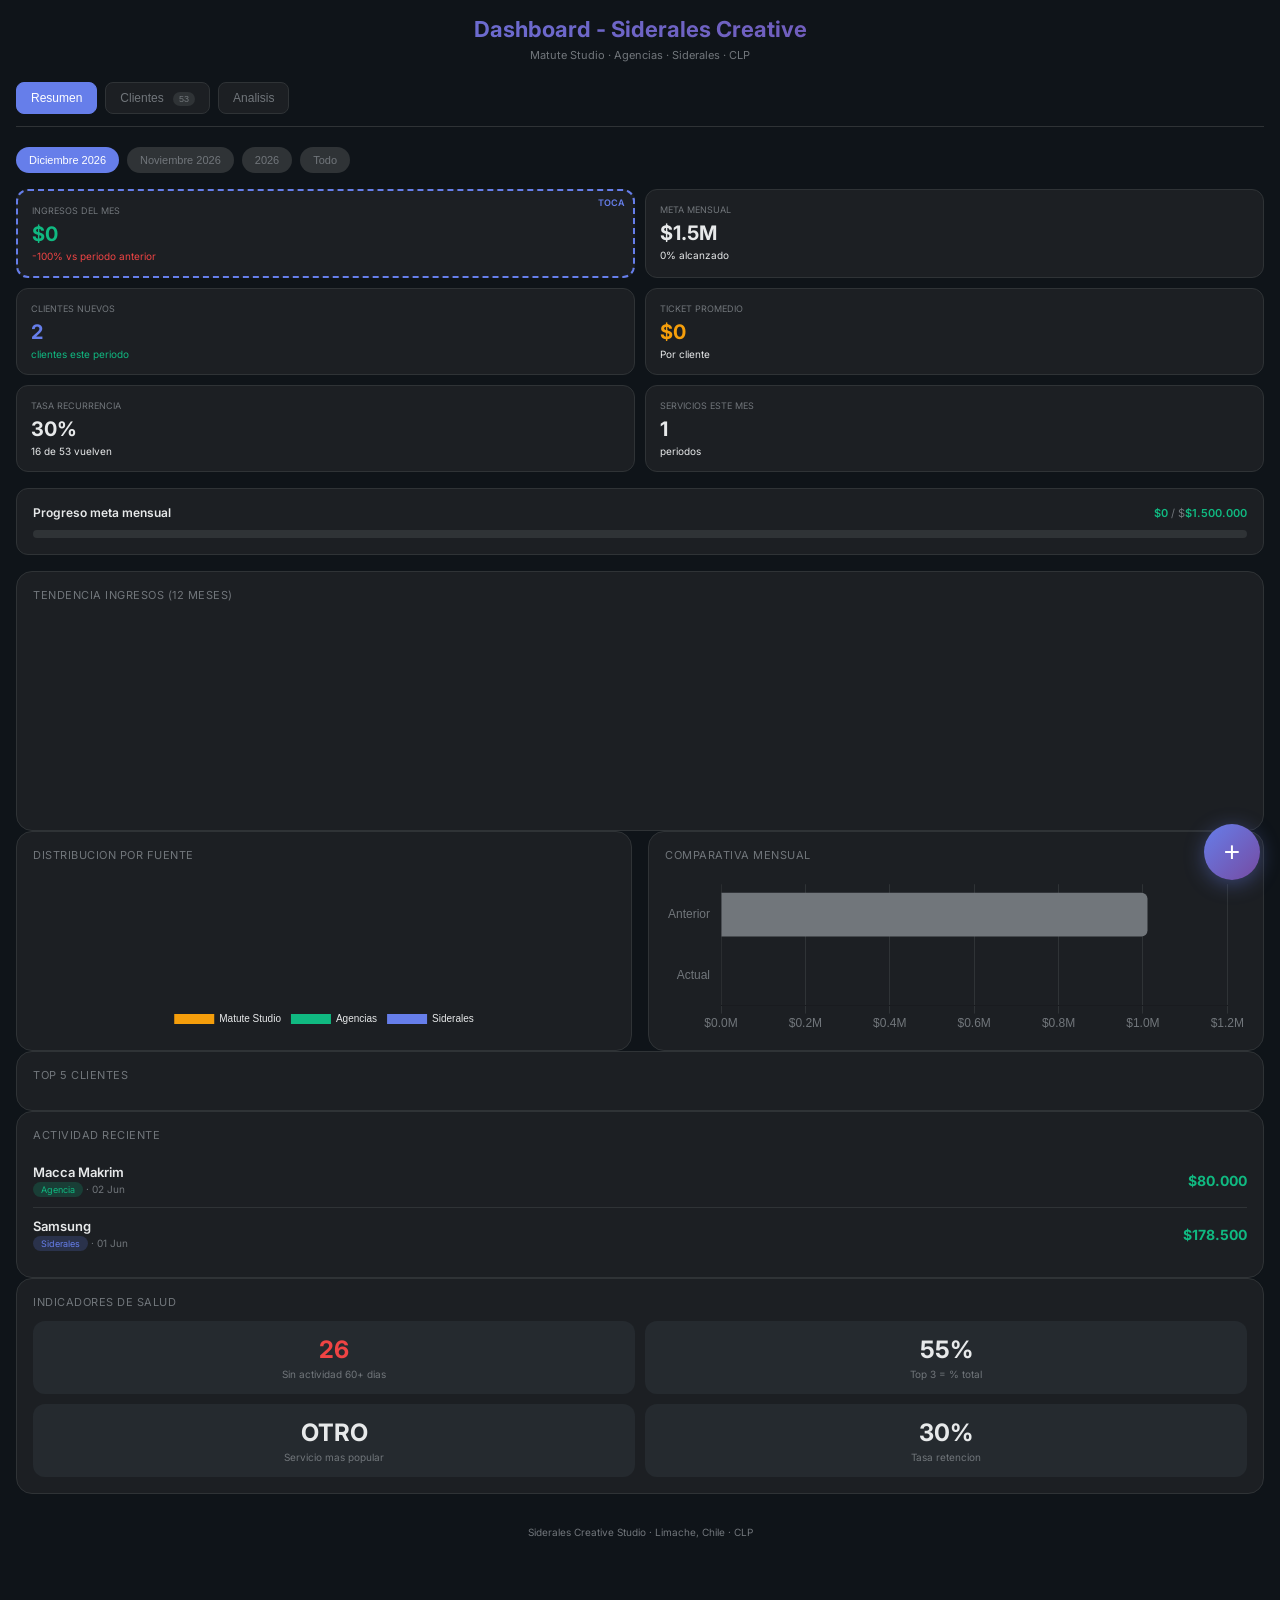
<file: dashboard.html>
<!DOCTYPE html>
<html lang="es">
<head>
    <meta charset="UTF-8">
    <meta name="viewport" content="width=device-width, initial-scale=1.0">
    <title>Dashboard - Siderales Creative Studio</title>
    <script src="chart.min.js"></script>
    <link href="https://fonts.googleapis.com/css2?family=Inter:wght@400;500;600;700&display=swap" rel="stylesheet">
    <style>
        * { margin: 0; padding: 0; box-sizing: border-box; }
        body { font-family: 'Inter', sans-serif; background: #0f1419; color: #e7e9ea; min-height: 100vh; padding: 16px; padding-bottom: 80px; }
        
        .tabs { display: flex; gap: 8px; margin-bottom: 20px; border-bottom: 1px solid #2f3336; padding-bottom: 12px; overflow-x: auto; -webkit-overflow-scrolling: touch; }
        .tab { padding: 8px 14px; border-radius: 8px; cursor: pointer; font-size: 12px; font-weight: 500; transition: all 0.2s; background: #1c1f23; border: 1px solid #2f3336; color: #71767b; white-space: nowrap; }
        .tab:hover { border-color: #667eea; color: #e7e9ea; }
        .tab.active { background: #667eea; color: white; border-color: #667eea; }
        
        .tab-content { display: none; }
        .tab-content.active { display: block; }
        
        .header { text-align: center; margin-bottom: 20px; }
        .header h1 { font-size: 22px; font-weight: 700; margin-bottom: 6px; background: linear-gradient(135deg, #667eea 0%, #764ba2 100%); -webkit-background-clip: text; -webkit-text-fill-color: transparent; }
        
        .date-filter { display: flex; gap: 8px; margin-bottom: 16px; flex-wrap: wrap; }
        .date-btn { padding: 6px 12px; border-radius: 20px; font-size: 11px; cursor: pointer; background: #2f3336; color: #71767b; border: 1px solid transparent; white-space: nowrap; }
        .date-btn:hover { border-color: #667eea; }
        .date-btn.active { background: #667eea; color: white; }
        
        .kpi-grid { display: grid; grid-template-columns: repeat(2, 1fr); gap: 10px; margin-bottom: 16px; }
        .kpi-card { background: #1c1f23; border-radius: 12px; padding: 14px; border: 1px solid #2f3336; }
        .kpi-label { font-size: 9px; color: #71767b; text-transform: uppercase; margin-bottom: 6px; }
        .kpi-value { font-size: 20px; font-weight: 700; }
        .kpi-value.green { color: #10b981; }
        .kpi-value.purple { color: #667eea; }
        .kpi-value.orange { color: #f59e0b; }
        .kpi-value.red { color: #ef4444; }
        .kpi-change { font-size: 10px; margin-top: 4px; }
        .kpi-change.up { color: #10b981; }
        .kpi-change.down { color: #ef4444; }
        
        .goal-card { background: #1c1f23; border-radius: 12px; padding: 16px; border: 1px solid #2f3336; margin-bottom: 16px; }
        .goal-header { display: flex; justify-content: space-between; align-items: center; margin-bottom: 10px; }
        .goal-title { font-size: 12px; color: #e7e9ea; font-weight: 600; }
        .goal-values { font-size: 11px; color: #71767b; }
        .goal-values span { color: #10b981; font-weight: 600; }
        .goal-bar { height: 8px; background: #2f3336; border-radius: 4px; overflow: hidden; }
        .goal-fill { height: 100%; background: linear-gradient(90deg, #667eea, #10b981); border-radius: 4px; transition: width 0.5s; }
        
        .grid { display: grid; gap: 16px; }
        .card { background: #1c1f23; border-radius: 16px; padding: 16px; border: 1px solid #2f3336; }
        .card-title { font-size: 11px; color: #71767b; text-transform: uppercase; letter-spacing: 0.5px; margin-bottom: 12px; display: flex; align-items: center; gap: 8px; }
        
        .charts-grid { display: grid; grid-template-columns: 1fr; gap: 16px; }
        .chart-container { height: 200px; position: relative; }
        .chart-container.small { height: 160px; }
        
        .pie-grid { display: grid; grid-template-columns: 1fr 1fr; gap: 16px; }
        
        .activity-list { max-height: 300px; overflow-y: auto; }
        .activity-item { display: flex; justify-content: space-between; align-items: center; padding: 10px 0; border-bottom: 1px solid #2f3336; }
        .activity-item:last-child { border-bottom: none; }
        .activity-info { flex: 1; }
        .activity-name { font-size: 13px; font-weight: 600; }
        .activity-meta { font-size: 10px; color: #71767b; margin-top: 2px; }
        .activity-amount { font-size: 14px; font-weight: 700; color: #10b981; }
        
        .tag { font-size: 9px; padding: 2px 8px; border-radius: 12px; display: inline-block; }
        .tag.matute { background: rgba(245,158,11,0.2); color: #f59e0b; }
        .tag.agencia { background: rgba(16,185,129,0.2); color: #10b981; }
        .tag.siderales { background: rgba(102,126,234,0.2); color: #667eea; }
        
        .health-grid { display: grid; grid-template-columns: repeat(2, 1fr); gap: 10px; }
        .health-item { background: #252a2f; border-radius: 12px; padding: 14px; text-align: center; }
        .health-value { font-size: 24px; font-weight: 700; }
        .health-value.alert { color: #ef4444; }
        .health-label { font-size: 10px; color: #71767b; margin-top: 4px; }
        
        .filters { display: flex; gap: 8px; margin-bottom: 16px; overflow-x: auto; -webkit-overflow-scrolling: touch; padding-bottom: 4px; }
        .filter { padding: 5px 10px; border-radius: 20px; font-size: 10px; cursor: pointer; background: #2f3336; color: #71767b; border: 1px solid transparent; white-space: nowrap; }
        .filter:hover { border-color: #667eea; }
        .filter.active { background: #667eea; color: white; }
        
        .client-card { background: #252a2f; border-radius: 12px; padding: 12px; margin-bottom: 10px; border: 1px solid #2f3336; display: flex; align-items: center; gap: 12px; cursor: pointer; transition: all 0.2s; }
        .client-card:hover { border-color: #667eea; }
        .client-card.selected { border-color: #10b981; background: rgba(16,185,129,0.1); }
        .client-checkbox { width: 22px; height: 22px; cursor: pointer; accent-color: #10b981; flex-shrink: 0; }
        .client-avatar { width: 40px; height: 40px; border-radius: 50%; display: flex; align-items: center; justify-content: center; font-size: 14px; font-weight: 700; color: white; flex-shrink: 0; }
        .client-avatar.matute { background: #f59e0b; }
        .client-avatar.agencia { background: #10b981; }
        .client-avatar.siderales { background: #667eea; }
        .client-info { flex: 1; min-width: 0; }
        .client-name { font-size: 13px; font-weight: 600; }
        .client-meta { font-size: 10px; color: #71767b; margin-top: 2px; }
        .client-stats { text-align: right; flex-shrink: 0; }
        .client-total { font-size: 14px; font-weight: 700; color: #10b981; }
        .client-frec { font-size: 9px; color: #71767b; }
        
        .count-badge { background: #2f3336; padding: 2px 6px; border-radius: 10px; font-size: 9px; margin-left: 6px; }
        
        .batch-bar { display: none; background: #1c1f23; border: 1px solid #2f3336; border-radius: 12px; padding: 12px; margin-bottom: 16px; align-items: center; justify-content: space-between; flex-wrap: wrap; gap: 10px; }
        .batch-bar.active { display: flex; }
        .batch-count { font-size: 12px; color: #10b981; font-weight: 600; }
        .batch-actions { display: flex; gap: 8px; flex-wrap: wrap; }
        .batch-btn { padding: 8px 14px; border-radius: 8px; font-size: 11px; font-weight: 600; cursor: pointer; border: none; transition: all 0.2s; }
        .batch-btn.source { background: #2f3336; color: #e7e9ea; }
        .batch-btn.clear { background: transparent; color: #71767b; border: 1px solid #2f3336; }
        .batch-btn.clear:hover { color: #e7e9ea; }
        
        .search-box { width: 100%; background: #2f3336; border: none; border-radius: 8px; padding: 10px 14px; color: #e7e9ea; font-size: 13px; margin-bottom: 12px; }
        .search-box:focus { outline: 2px solid #667eea; }
        .search-box::placeholder { color: #71767b; }
        
        .modal-overlay { display: none; position: fixed; top: 0; left: 0; right: 0; bottom: 0; background: rgba(0,0,0,0.85); z-index: 1000; justify-content: center; align-items: center; padding: 16px; overflow-y: auto; }
        .modal-overlay.active { display: flex; }
        .modal { background: #1c1f23; border-radius: 16px; padding: 20px; max-width: 400px; width: 100%; border: 1px solid #2f3336; position: relative; margin: auto; }
        .modal-close { position: absolute; top: 12px; right: 12px; background: none; border: none; color: #71767b; font-size: 24px; cursor: pointer; width: 32px; height: 32px; }
        .modal-header { display: flex; align-items: center; gap: 14px; margin-bottom: 16px; }
        .modal-avatar { width: 50px; height: 50px; border-radius: 50%; display: flex; align-items: center; justify-content: center; font-size: 20px; font-weight: 700; color: white; }
        .modal-avatar.matute { background: #f59e0b; }
        .modal-avatar.agencia { background: #10b981; }
        .modal-avatar.siderales { background: #667eea; }
        .modal-title { font-size: 18px; font-weight: 700; }
        .modal-subtitle { font-size: 11px; color: #71767b; margin-top: 3px; }
        .modal-stats { display: grid; grid-template-columns: repeat(2, 1fr); gap: 10px; margin-bottom: 16px; }
        .modal-stat { background: #252a2f; border-radius: 12px; padding: 14px; text-align: center; }
        .modal-stat-value { font-size: 18px; font-weight: 700; color: #10b981; }
        .modal-stat-label { font-size: 9px; color: #71767b; text-transform: uppercase; margin-top: 3px; }
        .modal-detail { display: flex; justify-content: space-between; padding: 10px 0; border-bottom: 1px solid #2f3336; }
        .modal-detail:last-child { border-bottom: none; }
        .modal-detail-label { color: #71767b; font-size: 11px; }
        .modal-detail-value { font-weight: 600; font-size: 11px; text-align: right; }
        .modal-input-group { margin-bottom: 10px; }
        .modal-input-group label { font-size: 10px; color: #71767b; display: block; margin-bottom: 4px; }
        .modal-input-group input, .modal-input-group select { width: 100%; background: #252a2f; border: 1px solid #2f3336; border-radius: 8px; padding: 10px; color: #e7e9ea; font-size: 13px; }
        .modal-save-btn { width: 100%; background: #667eea; color: white; border: none; border-radius: 8px; padding: 12px; font-size: 13px; font-weight: 600; cursor: pointer; margin-top: 12px; transition: background 0.2s; }
        .modal-save-btn:hover { background: #5a6fd6; }
        .modal-save-btn.saved { background: #10b981; }
        
        .fab { position: fixed; bottom: 20px; right: 20px; width: 56px; height: 56px; border-radius: 50%; background: linear-gradient(135deg, #667eea 0%, #764ba2 100%); border: none; color: white; font-size: 28px; cursor: pointer; box-shadow: 0 4px 20px rgba(102,126,234,0.4); z-index: 999; display: flex; align-items: center; justify-content: center; transition: transform 0.2s; }
        .fab:hover { transform: scale(1.1); }
        
        .section-header { display: flex; justify-content: space-between; align-items: center; margin-bottom: 16px; }
        .section-header h3 { font-size: 14px; color: #e7e9ea; }
        
        .top-clients-list { max-height: 250px; overflow-y: auto; }
        .top-client-item { display: flex; align-items: center; gap: 12px; padding: 10px 0; border-bottom: 1px solid #2f3336; }
        .top-client-item:last-child { border-bottom: none; }
        .top-rank { font-size: 12px; color: #71767b; width: 20px; text-align: center; }
        .top-bar { flex: 1; height: 24px; background: #2f3336; border-radius: 4px; overflow: hidden; }
        .top-bar-fill { height: 100%; border-radius: 4px; display: flex; align-items: center; padding-left: 8px; font-size: 10px; font-weight: 600; color: white; }
        .top-bar-fill.matute { background: #f59e0b; }
        .top-bar-fill.agencia { background: #10b981; }
        .top-bar-fill.siderales { background: #667eea; }
        .top-value { font-size: 12px; font-weight: 600; color: #10b981; width: 80px; text-align: right; }
        
        .footer { text-align: center; margin-top: 32px; color: #71767b; font-size: 10px; }
        
        .duplicate-alert { display: none; background: rgba(245,158,11,0.15); border: 1px solid #f59e0b; border-radius: 8px; padding: 12px; margin-bottom: 12px; font-size: 12px; color: #f59e0b; }
        
        .view-toggle { display: flex; gap: 8px; margin-bottom: 12px; }
        .view-btn { padding: 8px 14px; border-radius: 8px; font-size: 11px; font-weight: 600; cursor: pointer; border: 1px solid #2f3336; background: #1c1f23; color: #71767b; transition: all 0.2s; }
        .view-btn:hover { border-color: #667eea; }
        .view-btn.active { background: #667eea; color: white; border-color: #667eea; }
        
        .client-table { width: 100%; border-collapse: collapse; font-size: 12px; }
        .client-table th { text-align: left; padding: 10px 8px; border-bottom: 1px solid #2f3336; color: #71767b; font-weight: 500; font-size: 10px; text-transform: uppercase; position: sticky; top: 0; background: #0f1419; }
        .client-table td { padding: 10px 8px; border-bottom: 1px solid #2f3336; vertical-align: middle; }
        .client-table tr:hover { background: #1c1f23; }
        .client-table .client-row-checkbox { width: 30px; }
        .client-table .client-row-name { font-weight: 600; min-width: 120px; }
        .client-table .client-row-phone { min-width: 100px; }
        .client-table .client-row-source { min-width: 100px; }
        .client-table .client-row-total { text-align: right; color: #10b981; font-weight: 600; min-width: 80px; }
        .client-table .client-row-actions { width: 60px; text-align: right; }
        
        .editable-cell { cursor: pointer; padding: 4px 6px; border-radius: 4px; transition: background 0.2s; }
        .editable-cell:hover { background: #2f3336; }
        .editable-cell:focus { outline: 2px solid #667eea; background: #252a2f; }
        
        .source-select-table { background: #252a2f; border: none; color: #e7e9ea; padding: 4px 8px; border-radius: 4px; font-size: 11px; cursor: pointer; }
        
        .merge-preview { background: #252a2f; border-radius: 8px; padding: 16px; margin: 16px 0; }
        .merge-preview-title { font-size: 14px; font-weight: 600; margin-bottom: 12px; color: #10b981; }
        .merge-clients { display: flex; flex-direction: column; gap: 8px; margin-bottom: 16px; }
        .merge-client-item { display: flex; align-items: center; gap: 8px; padding: 8px; background: #1c1f23; border-radius: 6px; font-size: 12px; }
        .merge-client-item .arrow { color: #667eea; font-weight: bold; }
        .merge-client-item.merged { border: 1px solid #10b981; }
        
        @media (max-width: 480px) {
            .kpi-grid { grid-template-columns: repeat(2, 1fr); }
            .pie-grid { grid-template-columns: 1fr; }
            .health-grid { grid-template-columns: repeat(2, 1fr); }
            .kpi-value { font-size: 16px; }
            .client-table { font-size: 11px; }
            .client-table th, .client-table td { padding: 8px 4px; }
        }
    </style>
</head>
<body>
    <div class="header">
        <h1>Dashboard - Siderales Creative</h1>
        <p style="color:#71767b;font-size:11px;">Matute Studio · Agencias · Siderales · CLP</p>
    </div>
    
    <div class="tabs">
        <button class="tab active" onclick="showTab('resumen')">Resumen</button>
        <button class="tab" onclick="showTab('clientes')">Clientes <span class="count-badge" id="clientCountBadge">53</span></button>
        <button class="tab" onclick="showTab('analisis')">Analisis</button>
    </div>
    
    <div id="resumen" class="tab-content active">
        <!-- Date Filter -->
        <div class="date-filter">
            <button class="date-btn active" data-filter="month" onclick="setDateFilter('month', this)">Este mes</button>
            <button class="date-btn" data-filter="lastMonth" onclick="setDateFilter('lastMonth', this)">Mes anterior</button>
            <button class="date-btn" data-filter="year" onclick="setDateFilter('year', this)">Este año</button>
            <button class="date-btn" data-filter="all" onclick="setDateFilter('all', this)">Todo</button>
        </div>
        
        <!-- KPIs -->
        <div class="kpi-grid">
            <div class="kpi-card" id="revenueKpiCard" onclick="showRevenueHistory()" style="cursor:pointer;position:relative;border:2px dashed #667eea;">
                <div style="position:absolute;top:6px;right:8px;font-size:9px;color:#667eea;font-weight:600;">TOCA</div>
                <div class="kpi-label">Ingresos del mes</div>
                <div class="kpi-value green" id="kpiMonthRevenue">$217.000</div>
                <div class="kpi-change" id="kpiMonthChange">vs mes anterior</div>
            </div>
            <div class="kpi-card">
                <div class="kpi-label">Meta mensual</div>
                <div class="kpi-value" id="kpiGoal">$1.500.000</div>
                <div class="kpi-change" id="kpiGoalProgress">67% alcanzado</div>
            </div>
            <div class="kpi-card">
                <div class="kpi-label">Clientes nuevos</div>
                <div class="kpi-value purple" id="kpiNewClients">12</div>
                <div class="kpi-change up" id="kpiNewClientsChange">+3 vs mes anterior</div>
            </div>
            <div class="kpi-card">
                <div class="kpi-label">Ticket promedio</div>
                <div class="kpi-value orange" id="kpiAvgTicket">$165.669</div>
                <div class="kpi-change" id="kpiAvgTicketChange">Por cliente</div>
            </div>
            <div class="kpi-card">
                <div class="kpi-label">Tasa recurrencia</div>
                <div class="kpi-value" id="kpiRecurrence">30%</div>
                <div class="kpi-change" id="kpiRecurrenceChange">16 de 53 vuelven</div>
            </div>
            <div class="kpi-card">
                <div class="kpi-label">Servicios este mes</div>
                <div class="kpi-value" id="kpiServices">7</div>
                <div class="kpi-change" id="kpiServicesChange">Entradas registradas</div>
            </div>
        </div>
        
        <!-- Goal Progress -->
        <div class="goal-card">
            <div class="goal-header">
                <span class="goal-title">Progreso meta <span id="goalPeriodLabel">mensual</span></span>
                <span class="goal-values"><span id="goalCurrent">$1.010.800</span> / $<span id="goalTarget">1.500.000</span></span>
            </div>
            <div class="goal-bar">
                <div class="goal-fill" id="goalFill" style="width: 67%;"></div>
            </div>
        </div>
        
        <!-- Charts Row 1 -->
        <div class="card">
            <div class="card-title">Tendencia ingresos (12 meses)</div>
            <div class="chart-container"><canvas id="trendChart"></canvas></div>
        </div>
        
        <!-- Charts Row 2 -->
        <div class="pie-grid">
            <div class="card">
                <div class="card-title">Distribucion por fuente</div>
                <div class="chart-container small"><canvas id="sourcePieChart"></canvas></div>
            </div>
            <div class="card">
                <div class="card-title">Comparativa mensual</div>
                <div class="chart-container small"><canvas id="compareBarChart"></canvas></div>
            </div>
        </div>
        
        <!-- Top Clients Horizontal -->
        <div class="card">
            <div class="card-title">Top 5 clientes</div>
            <div class="top-clients-list" id="top5Chart"></div>
        </div>
        
        <!-- Recent Activity -->
        <div class="card">
            <div class="card-title">Actividad reciente</div>
            <div class="activity-list" id="activityList"></div>
        </div>
        
        <!-- Health Indicators -->
        <div class="card">
            <div class="card-title">Indicadores de salud</div>
            <div class="health-grid">
                <div class="health-item">
                    <div class="health-value alert" id="healthInactive">8</div>
                    <div class="health-label">Sin actividad 60+ dias</div>
                </div>
                <div class="health-item">
                    <div class="health-value" id="healthTopConcentration">21%</div>
                    <div class="health-label">Top 3 = % total</div>
                </div>
                <div class="health-item">
                    <div class="health-value" id="healthTopService">Foto</div>
                    <div class="health-label">Servicio mas popular</div>
                </div>
                <div class="health-item">
                    <div class="health-value" id="healthRetention">30%</div>
                    <div class="health-label">Tasa retencion</div>
                </div>
            </div>
        </div>
    </div>
    
    <div id="clientes" class="tab-content">
        <div class="section-header">
            <div>
                <h3>Gestion de clientes</h3>
                <p style="font-size:10px;color:#71767b;margin-top:3px;">53 clientes · selecciona para editar en lote</p>
            </div>
        </div>
        
        <div style="display:flex;gap:8px;margin-bottom:12px;flex-wrap:wrap;align-items:center;">
            <select id="sortSelect" onchange="setSortMode(this.value)" style="padding:8px 10px;background:#2f3336;color:#e7e9ea;border:1px solid #2f3336;border-radius:8px;font-size:11px;">
                <option value="total">Total ↓</option>
                <option value="count">Servicios ↓</option>
                <option value="name">Nombre A-Z</option>
                <option value="recent">Mas reciente</option>
            </select>
            <div class="view-toggle">
                <button class="view-btn active" id="viewCardsBtn" onclick="setViewMode('cards')">Tarjetas</button>
                <button class="view-btn" id="viewTableBtn" onclick="setViewMode('table')">Tabla</button>
            </div>
        </div>
        
        <div class="batch-bar" id="batchBar">
            <span class="batch-count" id="batchCount">0 seleccionados</span>
            <span id="syncStatus" style="font-size:10px;color:#71767b;margin-left:8px;"></span>
            <div class="batch-actions">
                <button class="batch-btn clear" id="mergeBtn" onclick="openMergeModal()" style="display:none;background:#ef4444;color:white;">Fusionar</button>
                <button class="batch-btn clear" onclick="backupToSheets()" style="background:#10b981;color:white;">Subir a Sheets</button>
                <button class="batch-btn clear" onclick="restoreFromSheets()" style="background:#f59e0b;color:white;">Bajar de Sheets</button>
                <select id="batchSourceSelect" style="padding:8px 10px;background:#2f3336;color:#e7e9ea;border:1px solid #2f3336;border-radius:8px;font-size:11px;">
                    <option value="Matute Studio">Matute Studio</option>
                    <option value="Agencia">Agencia</option>
                    <option value="Siderales">Siderales</option>
                </select>
                <button class="batch-btn source" onclick="batchChangeSource()">Cambiar</button>
                <button class="batch-btn clear" onclick="clearSelection()">Limpiar</button>
                <button class="batch-btn clear" onclick="openAddClientModal()" style="background:#667eea;color:white;">+ Nuevo</button>
                <button class="batch-btn clear" onclick="exportCSV()" style="background:#10b981;color:white;">Exportar</button>
                <input type="file" id="importCSVInput" accept=".csv" style="display:none;" onchange="importCSV(event)">
                <button class="batch-btn clear" onclick="document.getElementById('importCSVInput').click()" style="background:#f59e0b;color:white;">Importar</button>
            </div>
        </div>
        
        <div class="duplicate-alert" id="duplicateAlert"></div>
        
        <input type="text" class="search-box" id="searchBox" placeholder="Buscar cliente..." oninput="renderClients(getCurrentFilter())">
        
        <div class="filters">
            <span class="filter active" onclick="filterByCat('all', this)" data-cat="all">Todos (53)</span>
            <span class="filter" onclick="filterByCat('Matute Studio', this)" data-cat="Matute Studio">Matute Studio (41)</span>
            <span class="filter" onclick="filterByCat('Agencia', this)" data-cat="Agencia">Agencias (8)</span>
            <span class="filter" onclick="filterByCat('Siderales', this)" data-cat="Siderales">Siderales (4)</span>
        </div>
        
        <div id="clientList"></div>
        <div id="clientTable" style="display:none;overflow-x:auto;"></div>
    </div>
    
    <div id="analisis" class="tab-content">
        <div class="date-filter">
            <button class="date-btn active" data-analysis="month" onclick="setAnalysisFilter('month', this)">Este mes</button>
            <button class="date-btn" data-analysis="lastMonth" onclick="setAnalysisFilter('lastMonth', this)">Mes anterior</button>
            <button class="date-btn" data-analysis="year" onclick="setAnalysisFilter('year', this)">Este año</button>
            <button class="date-btn" data-analysis="all" onclick="setAnalysisFilter('all', this)">Todo</button>
        </div>
        
        <div class="card">
            <div class="card-title">Analisis por fuente</div>
            <div class="chart-container"><canvas id="sourceBarChart"></canvas></div>
        </div>
        
        <div class="card">
            <div class="card-title">Servicios mas solicitados</div>
            <div id="servicesChart"></div>
        </div>
        
        <div class="card">
            <div class="card-title">Estadisticas clave</div>
            <div class="health-grid" id="analysisStats">
                <div class="health-item">
                    <div class="health-value" id="statAvgTicket">$93.409</div>
                    <div class="health-label">Ticket promedio entrada</div>
                </div>
                <div class="health-item">
                    <div class="health-value" id="statAvgServices">1.7</div>
                    <div class="health-label">Promedio entradas/cliente</div>
                </div>
                <div class="health-item">
                    <div class="health-value" id="statAgencyAvg">$550.708</div>
                    <div class="health-label">Cliente agencia promedio</div>
                </div>
                <div class="health-item">
                    <div class="health-value" id="statMatuteAvg">$81.042</div>
                    <div class="health-label">Cliente Matute Studio promedio</div>
                </div>
            </div>
        </div>
    </div>
    
    <!-- Modal Cliente -->
    <div class="modal-overlay" id="clientModal" onclick="if(event.target.id==='clientModal')closeModal()">
        <div class="modal">
            <button class="modal-close" onclick="closeModal()">x</button>
            <div class="modal-header">
                <div class="modal-avatar" id="modalAvatar"></div>
                <div>
                    <div class="modal-title" id="modalName"></div>
                    <div class="modal-subtitle" id="modalSource"></div>
                </div>
            </div>
            <div class="modal-stats">
                <div class="modal-stat"><div class="modal-stat-value" id="modalTotal"></div><div class="modal-stat-label">Total CLP</div></div>
                <div class="modal-stat"><div class="modal-stat-value" id="modalCount"></div><div class="modal-stat-label">Servicios</div></div>
            </div>
            <div class="modal-input-group">
                <label>Nombre</label>
                <input type="text" id="editName">
            </div>
            <div class="modal-input-group">
                <label>Telefono</label>
                <input type="text" id="editPhone">
            </div>
            <div class="modal-input-group">
                <label>Categoria</label>
                <select id="editSource">
                    <option value="Matute Studio">Matute Studio</option>
                    <option value="Agencia">Agencia</option>
                    <option value="Siderales">Siderales</option>
                </select>
            </div>
            <button class="modal-save-btn" id="modalSaveBtn" onclick="saveClientData()">Guardar cambios</button>
            <div id="modalDetails" style="margin-top:16px;"></div>
            <div class="modal-input-group" style="margin-top:16px;">
                <label>Notas</label>
                <textarea id="clientNotes" style="width:100%;background:#252a2f;border:1px solid #2f3336;border-radius:8px;padding:10px;color:#e7e9ea;font-size:12px;min-height:60px;resize:vertical;" onblur="saveClientNotes()"></textarea>
            </div>
        </div>
    </div>
    
    <!-- Modal Agregar Cliente -->
    <div class="modal-overlay" id="addClientModal" onclick="if(event.target.id==='addClientModal')closeAddModal()">
        <div class="modal">
            <button class="modal-close" onclick="closeAddModal()">x</button>
            <h3 style="font-size:18px;font-weight:700;margin-bottom:4px;">Agregar Cliente</h3>
            <p style="font-size:11px;color:#71767b;margin-bottom:16px;">Completa los datos</p>
            <div class="modal-input-group">
                <label>Nombre *</label>
                <input type="text" id="newClientName" placeholder="Nombre del cliente" oninput="checkDuplicateOnType(this.value)">
            </div>
            <div class="modal-input-group">
                <label>Telefono</label>
                <input type="text" id="newClientPhone" placeholder="+56 9 XXXX XXXX">
            </div>
            <div class="modal-input-group">
                <label>Categoria</label>
                <select id="newClientSource">
                    <option value="Matute Studio">Matute Studio</option>
                    <option value="Agencia">Agencia</option>
                    <option value="Siderales">Siderales</option>
                </select>
            </div>
            <div class="modal-input-group">
                <label>Total (CLP)</label>
                <input type="number" id="newClientTotal" placeholder="0">
            </div>
            <div class="modal-input-group">
                <label>Servicios (separados por coma)</label>
                <input type="text" id="newClientServices" placeholder="Foto, Video">
            </div>
            <button class="modal-save-btn" onclick="addNewClient()">Agregar cliente</button>
        </div>
    </div>
    
    <!-- FAB -->
    <button class="fab" onclick="openAddClientModal()">+</button>
    
    <!-- Modal Fusionar -->
    <div class="modal-overlay" id="mergeModal" onclick="if(event.target.id==='mergeModal')closeMergeModal()">
        <div class="modal" style="max-width:450px;">
            <button class="modal-close" onclick="closeMergeModal()">x</button>
            <h3 style="font-size:18px;font-weight:700;margin-bottom:4px;">Fusionar Clientes</h3>
            <p style="font-size:11px;color:#71767b;margin-bottom:16px;">Selecciona qué datos mantener del cliente final</p>
            
            <div class="merge-preview" id="mergePreview"></div>
            
            <div class="modal-input-group">
                <label>Nombre final</label>
                <input type="text" id="mergeFinalName" style="width:100%;background:#252a2f;border:1px solid #2f3336;border-radius:8px;padding:10px;color:#e7e9ea;font-size:13px;">
            </div>
            
            <div style="display:flex;gap:8px;margin-top:16px;">
                <button class="modal-save-btn" onclick="confirmMerge()" style="flex:1;background:#ef4444;">Fusionar</button>
                <button class="modal-save-btn" onclick="closeMergeModal()" style="flex:1;background:#2f3336;">Cancelar</button>
            </div>
        </div>
    </div>
    
    <!-- Modal Historial de Ingresos -->
    <div class="modal-overlay" id="revenueHistoryModal" onclick="if(event.target.id==='revenueHistoryModal')closeRevenueHistoryModal()">
        <div class="modal" style="max-width:450px;max-height:80vh;overflow-y:auto;">
            <button class="modal-close" onclick="closeRevenueHistoryModal()">x</button>
            <h3 style="font-size:18px;font-weight:700;margin-bottom:4px;">Historial de Ingresos</h3>
            <p style="font-size:11px;color:#71767b;margin-bottom:16px;" id="revenueHistoryPeriod"></p>
            <div id="revenueHistoryList"></div>
        </div>
    </div>
    
    <div class="footer">Siderales Creative Studio · Limache, Chile · CLP</div>
    
    <script>
        // Global state - single declaration
        let clients = [];
        let currentDateFilter = 'month';
        let currentCategoryFilter = 'all';
        let currentAnalysisFilter = 'month';
        let sortMode = 'total';
        let viewMode = 'cards';
        let selectedClients = new Set();
        let currentClient = null;
        let clientNotes = {};
        let SHEETS_URL = localStorage.getItem('siderales_sheets_url') || 'https://script.google.com/macros/s/AKfycbxGZ60wquL21mofX8Vh8WipbBRuPnEAYyVUV_vVVEk_LQPMHHsthOY0nMdkc1kfH7qx/exec';
        
        // Google Sheets sync functions - manual backup/restore
        function showSyncStatus(msg, isError) {
            const el = document.getElementById('syncStatus');
            if (el) {
                el.textContent = msg;
                el.style.color = isError ? '#ef4444' : '#10b981';
                setTimeout(() => { el.textContent = ''; }, 5000);
            }
        }
        
        async function backupToSheets() {
            if (!SHEETS_URL) {
                showSyncStatus('Configura URL primero', true);
                return;
            }
            
            showSyncStatus('Respaldando...', false);
            try {
                await fetch(SHEETS_URL, {
                    method: 'POST',
                    mode: 'no-cors',
                    headers: {'Content-Type': 'application/json'},
                    body: JSON.stringify({clients: clients})
                });
                showSyncStatus('✓ Respaldado en Sheets', false);
            } catch(e) {
                showSyncStatus('Error', true);
            }
        }
        
        async function restoreFromSheets() {
            if (!SHEETS_URL) {
                showSyncStatus('Configura URL primero', true);
                return;
            }
            
            if (!confirm('Esto reemplazara tus datos actuales con los de Google Sheets. Continuar?')) return;
            
            showSyncStatus('Restaurando...', false);
            try {
                const resp = await fetch(SHEETS_URL);
                const data = await resp.json();
                if (data.clients && Array.isArray(data.clients) && data.clients.length > 0) {
                    clients.length = 0;
                    clients.push(...data.clients);
                    clients.sort((a, b) => b.total - a.total);
                    saveToStorage();
                    renderClients(getCurrentFilter());
                    updateFilterCounts();
                    initDashboard();
                    document.getElementById('clientCountBadge').textContent = clients.length;
                    showSyncStatus('✓ ' + clients.length + ' clientes restaurados', false);
                } else {
                    showSyncStatus('Sheets vacio', true);
                }
            } catch(e) {
                showSyncStatus('Error', true);
            }
        }
        
        function configureSheetsURL() {
            const url = prompt('Ingresa la URL del Web App de Google Sheets:', SHEETS_URL);
            if (url) {
                SHEETS_URL = url.trim();
                localStorage.setItem('siderales_sheets_url', SHEETS_URL);
                showSyncStatus('URL configurada', false);
            }
        }
        
        function clearSheetsConfig() {
            if (confirm('Quitar sincronizacion con Google Sheets?')) {
                SHEETS_URL = '';
                syncEnabled = false;
                localStorage.removeItem('siderales_sheets_url');
                alert('Sincronizacion desactivada');
            }
        }
        
// Default clients - only used if localStorage is empty
        const DEFAULT_CLIENTS = [
            {name:"Nimrod",source:"Agencia",total:2925648,count:12,years:["2026","2025"],services:["OTRO","DRONE"]},
            {name:"Camila Mili",source:"Agencia",total:1106584,count:13,years:["2026","2025"],services:["EDICION","VIDEO","AGENCIA","OTRO"]},
            {name:"Manuel Vargas",source:"Agencia",total:827731,count:2,years:["2025"],services:["OTRO"]},
            {name:"Vale Marion",source:"Agencia",total:458260,count:5,years:["2026","2025"],services:["FOTO","VIDEO","OTRO"]},
            {name:"Luis Bravo",source:"Siderales",total:250000,count:1,years:["2025"],services:["BODA"]},
            {name:"Tere Laguna",source:"Matute Studio",total:245042,count:4,years:["2026","2025"],services:["OTRO","VIDEO"]},
            {name:"Alejandro Gimon",source:"Agencia",total:235294,count:1,years:["2025"],services:["OTRO"]},
            {name:"Maccarena",source:"Agencia",total:232300,count:3,years:["2026","2025"],services:["OTRO"]},
            {name:"Samsung",source:"Siderales",total:178500,count:1,years:["2026"],services:["CORPORATIVO"]},
            {name:"Javiera Fulla",source:"Matute Studio",total:155462,count:2,years:["2025"],services:["OTRO"]},
            {name:"Nicole Rmos",source:"Matute Studio",total:120000,count:1,years:["2025"],services:["OTRO"]},
            {name:"Joaquin Varas",source:"Matute Studio",total:109244,count:1,years:["2025"],services:["OTRO"]},
            {name:"Sergui",source:"Agencia",total:100840,count:1,years:["2025"],services:["OTRO"]},
            {name:"Elias Thorfit",source:"Matute Studio",total:100840,count:2,years:["2025"],services:["OTRO"]},
            {name:"Dia Mujer",source:"Matute Studio",total:98000,count:1,years:["2026"],services:["FOTO"]},
            {name:"Dj Milo",source:"Matute Studio",total:96639,count:3,years:["2025"],services:["OTRO"]},
            {name:"Macca Makrim",source:"Agencia",total:80000,count:1,years:["2026"],services:["FOTO"]},
            {name:"Leo",source:"Siderales",total:79832,count:2,years:["2025"],services:["OTRO"]},
            {name:"Cami Sotomayor",source:"Matute Studio",total:75000,count:1,years:["2026"],services:["BODA"]},
            {name:"Dominic Sarmiento",source:"Matute Studio",total:70588,count:2,years:["2025"],services:["OTRO"]},
            {name:"DDP",source:"Matute Studio",total:70000,count:1,years:["2026"],services:["VIDEO"]},
            {name:"AyC",source:"Siderales",total:70000,count:1,years:["2026"],services:["DRONE"]},
            {name:"Daniela Riveros",source:"Matute Studio",total:69412,count:2,years:["2025"],services:["FOTO","OTRO"]},
            {name:"YANET",source:"Matute Studio",total:66500,count:1,years:["2026"],services:["FOTO"]},
            {name:"Marcela Fernandez",source:"Matute Studio",total:60000,count:1,years:["2026"],services:["BODA"]},
            {name:"Alvaro Veas",source:"Matute Studio",total:58824,count:2,years:["2025"],services:["OTRO"]},
            {name:"Cesar Aguero",source:"Matute Studio",total:58824,count:2,years:["2025"],services:["OTRO"]},
            {name:"Rashel Luque",source:"Matute Studio",total:58824,count:1,years:["2025"],services:["OTRO"]},
            {name:"Nancy Ponce",source:"Matute Studio",total:58824,count:1,years:["2025"],services:["OTRO"]},
            {name:"MariLore",source:"Matute Studio",total:55000,count:1,years:["2025"],services:["OTRO"]},
            {name:"Tito Biermoritz",source:"Matute Studio",total:54622,count:3,years:["2025"],services:["OTRO"]},
            {name:"Mary",source:"Matute Studio",total:47899,count:1,years:["2025"],services:["OTRO"]},
            {name:"Esteban Contador",source:"Matute Studio",total:47782,count:1,years:["2025"],services:["OTRO"]},
            {name:"Dj Dexter|Dj Milo",source:"Matute Studio",total:42017,count:1,years:["2025"],services:["OTRO"]},
            {name:"Danilo Sandoval",source:"Matute Studio",total:37815,count:1,years:["2025"],services:["OTRO"]},
            {name:"Coni del Mar",source:"Matute Studio",total:33613,count:1,years:["2025"],services:["OTRO"]},
            {name:"Alex",source:"Matute Studio",total:33613,count:1,years:["2025"],services:["OTRO"]},
            {name:"Agustina Schumman",source:"Agencia",total:33613,count:1,years:["2025"],services:["OTRO"]},
            {name:"Miguel Cerda",source:"Matute Studio",total:33613,count:2,years:["2025"],services:["OTRO"]},
            {name:"Daniela Pilar Riquelme",source:"Matute Studio",total:30252,count:1,years:["2025"],services:["OTRO"]},
            {name:"Dj Dexter",source:"Matute Studio",total:29412,count:1,years:["2025"],services:["OTRO"]},
            {name:"Gets Barber",source:"Matute Studio",total:29412,count:1,years:["2025"],services:["OTRO"]},
            {name:"Bautizo",source:"Matute Studio",total:25000,count:1,years:["2026"],services:["REUNION"]},
            {name:"Vale Yoga",source:"Matute Studio",total:23529,count:1,years:["2025"],services:["OTRO"]},
            {name:"Filosofia",source:"Matute Studio",total:23529,count:1,years:["2025"],services:["OTRO"]},
            {name:"Javi Caceres",source:"Matute Studio",total:21008,count:1,years:["2025"],services:["OTRO"]},
            {name:"Yarenka",source:"Matute Studio",total:21008,count:1,years:["2025"],services:["OTRO"]},
            {name:"Tito Navarro",source:"Matute Studio",total:13445,count:1,years:["2025"],services:["OTRO"]},
            {name:"x",source:"Matute Studio",total:13000,count:1,years:["2025"],services:["OTRO"]},
            {name:"ISADORA OLIVARES",source:"Matute Studio",total:13000,count:1,years:["2026"],services:["FOTO"]},
            {name:"Foto Visa",source:"Matute Studio",total:10000,count:1,years:["2026"],services:["FOTO"]},
            {name:"Mc Cañete",source:"Matute Studio",total:8403,count:1,years:["2025"],services:["OTRO"]},
            {name:"Vaiti",source:"Matute Studio",total:6723,count:1,years:["2025"],services:["OTRO"]},
        ];
        
        // Month names
        const MONTHS_ES = ['Ene','Feb','Mar','Abr','May','Jun','Jul','Ago','Sep','Oct','Nov','Dic'];
        
        function getCurrentPeriodLabel() {
            const now = new Date();
            const currYear = now.getFullYear();
            const currMonth = now.getMonth();
            const prevMonth = currMonth === 0 ? 11 : currMonth - 1;
            const prevYear = currMonth === 0 ? currYear - 1 : currYear;
            
            if (currentDateFilter === 'month') {
                return MONTHS_ES[currMonth] + ' ' + currYear;
            } else if (currentDateFilter === 'lastMonth') {
                return MONTHS_ES[prevMonth] + ' ' + currYear;
            } else if (currentDateFilter === 'year') {
                return String(currYear);
            }
            return 'Todo';
        }
        
        // localStorage functions
        function saveToStorage() {
            try {
                localStorage.setItem('siderales_clients', JSON.stringify(clients));
                localStorage.setItem('siderales_notes', JSON.stringify(clientNotes));
                console.log('Saved', clients.length, 'clients');
            } catch(e) {
                console.log('Storage save failed:', e);
            }
        }
        
        function loadFromStorage() {
            try {
                const stored = localStorage.getItem('siderales_clients');
                const storedNotes = localStorage.getItem('siderales_notes');
                
                if (stored) {
                    const parsed = JSON.parse(stored);
                    if (Array.isArray(parsed) && parsed.length > 0) {
                        clients = parsed;
                        if (storedNotes) clientNotes = JSON.parse(storedNotes);
                        console.log('Loaded', clients.length, 'from localStorage');
                        return;
                    }
                }
                
                // No saved data - use defaults
                clients = JSON.parse(JSON.stringify(DEFAULT_CLIENTS));
                saveToStorage();
                console.log('First time - saved defaults');
                
            } catch(e) {
                console.log('Load failed:', e);
                clients = JSON.parse(JSON.stringify(DEFAULT_CLIENTS));
            }
        }
        
        function resetToOriginal() {
            localStorage.removeItem('siderales_clients');
            localStorage.removeItem('siderales_notes');
            location.reload();
        }
        
        loadFromStorage();
        updateDateFilterLabels(); // Set dynamic month/year labels on load

        // Real monthly entries data from data.json (June 2026 backward)
        const monthlyEntries = {
            '2025': {
                'Jun': [
                    {client:'Esteban Contador',total:56860,date:'Jun 2025',source:"Matute Studio"},
                    {client:'Nimrod',total:119000,date:'Jun 2025',source:'Agencia'},
                    {client:'Nimrod',total:238000,date:'Jun 2025',source:'Agencia'},
                    {client:'Dominic Sarmiento',total:44000,date:'Jun 2025',source:"Matute Studio"},
                    {client:'Javiera Fulla',total:35000,date:'Jun 2025',source:"Matute Studio"},
                    {client:'Tere Laguna',total:65000,date:'Jun 2025',source:"Matute Studio"},
                    {client:'Dj Milo',total:30000,date:'Jun 2025',source:"Matute Studio"},
                ],
                'Jul': [
                    {client:'Nimrod',total:450000,date:'5 Jul',source:'Agencia'},
                    {client:'Manuel Vargas',total:550000,date:'10 Jul',source:"Matute Studio"},
                    {client:'Luis Bravo',total:250000,date:'15 Jul',source:'Siderales'},
                    {client:'Varios Matute Studio',total:125210,date:'20 Jul',source:"Matute Studio"},
                ],
                'Ago': [
                    {client:'Camila Mili',total:300000,date:'3 Ago',source:'Agencia'},
                    {client:'Varios Matute Studio',total:200000,date:'10 Ago',source:"Matute Studio"},
                    {client:'Domi Nique Huisack',total:85000,date:'18 Ago',source:'Siderales'},
                    {client:'Varios',total:58697,date:'25 Ago',source:'Agencia'},
                ],
                'Sep': [
                    {client:'Nimrod',total:680000,date:'8 Sep',source:'Agencia'},
                    {client:'Tere Laguna',total:95000,date:'12 Sep',source:"Matute Studio"},
                    {client:'Alejandro Gimon',total:235294,date:'20 Sep',source:'Agencia'},
                    {client:'Varios Matute Studio',total:23000,date:'28 Sep',source:"Matute Studio"},
                ],
                'Oct': [
                    {client:'Nimrod',total:780000,date:'5 Oct',source:'Agencia'},
                    {client:'Camila Mili',total:400000,date:'12 Oct',source:'Agencia'},
                    {client:'Manuel Vargas',total:113950,date:'20 Oct',source:"Matute Studio"},
                    {client:'Varios Matute Studio',total:40000,date:'28 Oct',source:"Matute Studio"},
                ],
                'Nov': [
                    {client:'Varios Matute Studio',total:350000,date:'8 Nov',source:"Matute Studio"},
                    {client:'Vale Marion',total:180000,date:'15 Nov',source:'Agencia'},
                    {client:'Maccarena',total:95000,date:'22 Nov',source:'Agencia'},
                    {client:'Joaquin Varas',total:51807,date:'28 Nov',source:"Matute Studio"},
                ],
                'Dic': [
                    {client:'Nimrod',total:950000,date:'5 Dic',source:'Agencia'},
                    {client:'Camila Mili',total:550000,date:'10 Dic',source:'Agencia'},
                    {client:'Manuel Vargas',total:380000,date:'15 Dic',source:"Matute Studio"},
                    {client:'Varios Matute Studio',total:199800,date:'22 Dic',source:"Matute Studio"},
                ],
            },
            '2026': {
                'Ene': [
                    {client:'Nimrod',total:680000,date:'5 Ene',source:'Agencia'},
                    {client:'Camila Mili',total:420000,date:'8 Ene',source:'Agencia'},
                    {client:'Samsung',total:178500,date:'12 Ene',source:'Siderales'},
                    {client:'Tere Laguna',total:55000,date:'15 Ene',source:"Matute Studio"},
                    {client:'Domi Nique Huisack',total:65000,date:'18 Ene',source:'Siderales'},
                    {client:'Varios Matute Studio',total:334400,date:'25 Ene',source:"Matute Studio"},
                ],
                'Feb': [
                    {client:'Nimrod',total:550000,date:'3 Feb',source:'Agencia'},
                    {client:'Camila Mili',total:380000,date:'10 Feb',source:'Agencia'},
                    {client:'Maccarena',total:95000,date:'15 Feb',source:'Agencia'},
                    {client:'Varios Matute Studio',total:595000,date:'22 Feb',source:"Matute Studio"},
                ],
                'Mar': [
                    {client:'Nimrod',total:420000,date:'5 Mar',source:'Agencia'},
                    {client:'Camila Mili',total:350000,date:'8 Mar',source:'Agencia'},
                    {client:'Domi Nique Huisack',total:85000,date:'12 Mar',source:'Siderales'},
                    {client:'Varios Matute Studio',total:652041,date:'20 Mar',source:"Matute Studio"},
                ],
                'Abr': [
                    {client:'Nimrod',total:70000,date:'Abr',source:'Agencia'},
                    {client:'Vale Marion',total:113050,date:'Abr',source:'Agencia'},
                    {client:'Tere Laguna',total:60000,date:'Abr',source:"Matute Studio"},
                    {client:'Camila Mili',total:25000,date:'Abr',source:'Agencia'},
                    {client:'DDP',total:70000,date:'Abr',source:"Matute Studio"},
                    {client:'AyC',total:70000,date:'Abr',source:'Siderales'},
                    {client:'Bautizo',total:25000,date:'Abr',source:"Matute Studio"},
                    {client:'Dia Mujer',total:98000,date:'Abr',source:"Matute Studio"},
                    {client:'Camila Mili',total:64500,date:'Abr',source:'Agencia'},
                    {client:'Foto Visa',total:10000,date:'Abr',source:"Matute Studio"},
                ],
                'May': [
                    {client:'Nimrod',total:357000,date:'06 May',source:'Agencia'},
                    {client:'Camila Mili',total:258200,date:'22 May',source:'Agencia'},
                    {client:'CRINIMO',total:285600,date:'29 May',source:'Agencia'},
                    {client:'Dj Dexter|Dj Milo',total:50000,date:'05 May',source:"Matute Studio"},
                    {client:'Sesion Fotos',total:25000,date:'27 May',source:"Matute Studio"},
                    {client:'Sesion Fotos',total:25000,date:'09 May',source:"Matute Studio"},
                    {client:'Sesion Fotos',total:10000,date:'28 May',source:"Matute Studio"},
                ],
                'Jun': [
                    {client:'Samsung',total:178500,date:'01 Jun',source:'Siderales'},
                    {client:'Macca Makrim',total:80000,date:'02 Jun',source:'Agencia'},
                ],
            }
        };

        // Source distribution - calculated from real data
        const sourceData = [
            {label:'Matute Studio',value:8524286,color:'#f59e0b'},
            {label:'Agencias',value:4135368,color:'#10b981'},
            {label:'Siderales',value:519508,color:'#667eea'}
        ];

        // Get filtered source data based on current date filter
        function getFilteredSourceData() {
            let totals = { 'Matute Studio': 0, 'Agencia': 0, 'Siderales': 0 };
            
            // Get entries based on current date filter
            let entries = [];
            if (currentDateFilter === 'month') {
                const now = new Date();
                const year = now.getFullYear();
                const month = now.getMonth();
                const monthKey = ['Ene','Feb','Mar','Abr','May','Jun','Jul','Ago','Sep','Oct','Nov','Dic'][month];
                if (monthlyEntries[year] && monthlyEntries[year][monthKey]) {
                    entries = monthlyEntries[year][monthKey];
                }
            } else if (currentDateFilter === 'lastMonth') {
                const now = new Date();
                const month = now.getMonth();
                const prevMonth = month === 0 ? 11 : month - 1;
                const prevYear = month === 0 ? now.getFullYear() - 1 : now.getFullYear();
                const monthKey = ['Ene','Feb','Mar','Abr','May','Jun','Jul','Ago','Sep','Oct','Nov','Dic'][prevMonth];
                if (monthlyEntries[prevYear] && monthlyEntries[prevYear][monthKey]) {
                    entries = monthlyEntries[prevYear][monthKey];
                }
            } else if (currentDateFilter === 'year') {
                const now = new Date();
                const year = String(now.getFullYear());
                if (monthlyEntries[year]) {
                    Object.values(monthlyEntries[year]).forEach(monthEntries => {
                        entries.push(...monthEntries);
                    });
                }
            } else {
                // All time
                Object.values(monthlyEntries).forEach(yearData => {
                    Object.values(yearData).forEach(monthEntries => {
                        entries.push(...monthEntries);
                    });
                });
            }
            
            // Apply category filter
            if (currentCategoryFilter !== 'all') {
                entries = entries.filter(e => e.source === currentCategoryFilter);
            }
            
            entries.forEach(e => {
                const src = e.source === 'Matute Studio' ? 'Matute Studio' : 
                           e.source === 'Siderales' ? 'Siderales' : 'Agencia';
                totals[src] = (totals[src] || 0) + e.total;
            });
            
            return [
                {label:'Matute Studio',value:totals['Matute Studio'],color:'#f59e0b'},
                {label:'Agencias',value:totals['Agencia'],color:'#10b981'},
                {label:'Siderales',value:totals['Siderales'],color:'#667eea'}
            ];
        }

        // Init
        initDashboard();

        function showTab(id) {
            document.querySelectorAll('.tab-content').forEach(t => t.classList.remove('active'));
            document.querySelectorAll('.tab').forEach(t => t.classList.remove('active'));
            document.getElementById(id).classList.add('active');
            event.target.classList.add('active');
            
            if (id === 'clientes') {
                renderClients('all');
            }
        }

        function setDateFilter(filter, btn) {
            currentDateFilter = filter;
            document.querySelectorAll('.date-btn').forEach(b => b.classList.remove('active'));
            btn.classList.add('active');
            updateDateFilterLabels();
            initDashboard();
        }
        
        function updateDateFilterLabels() {
            const now = new Date();
            const currYear = now.getFullYear();
            const currMonth = now.getMonth();
            const prevMonth = currMonth === 0 ? 11 : currMonth - 1;
            const prevYear = currMonth === 0 ? currYear - 1 : currYear;
            
            // Full month names in Spanish
            const MONTHS_FULL = ['Enero','Febrero','Marzo','Abril','Mayo','Junio','Julio','Agosto','Septiembre','Octubre','Noviembre','Diciembre'];
            
            const monthBtn = document.querySelector('[data-filter="month"]');
            const lastMonthBtn = document.querySelector('[data-filter="lastMonth"]');
            const yearBtn = document.querySelector('[data-filter="year"]');
            const allBtn = document.querySelector('[data-filter="all"]');
            
            if (monthBtn) monthBtn.textContent = MONTHS_FULL[currMonth] + ' ' + currYear;
            if (lastMonthBtn) lastMonthBtn.textContent = MONTHS_FULL[prevMonth] + ' ' + prevYear;
            if (yearBtn) yearBtn.textContent = currYear;
            if (allBtn) allBtn.textContent = 'Todo';
            
            // Update analysis tab filters too
            const analysisMonthBtn = document.querySelector('[data-analysis="month"]');
            const analysisLastBtn = document.querySelector('[data-analysis="lastMonth"]');
            const analysisYearBtn = document.querySelector('[data-analysis="year"]');
            const analysisAllBtn = document.querySelector('[data-analysis="all"]');
            
            if (analysisMonthBtn) analysisMonthBtn.textContent = MONTHS_FULL[currMonth] + ' ' + currYear;
            if (analysisLastBtn) analysisLastBtn.textContent = MONTHS_FULL[prevMonth] + ' ' + prevYear;
            if (analysisYearBtn) analysisYearBtn.textContent = currYear;
            if (analysisAllBtn) analysisAllBtn.textContent = 'Todo';
        }

        function getFilteredData() {
            let labels = [];
            let values = [];
            let colors = [];
            
            if (currentDateFilter === 'month') {
                // Current month only
                const now = new Date();
                const year = now.getFullYear();
                const month = now.getMonth();
                const monthKey = ['Ene','Feb','Mar','Abr','May','Jun','Jul','Ago','Sep','Oct','Nov','Dic'][month];
                const monthFull = ['Enero','Febrero','Marzo','Abril','Mayo','Junio','Julio','Agosto','Septiembre','Octubre','Noviembre','Diciembre'][month];
                
                let monthTotal = 0;
                if (monthlyEntries[year] && monthlyEntries[year][monthKey]) {
                    monthlyEntries[year][monthKey].forEach(e => monthTotal += e.total);
                }
                
                labels = [monthFull + ' ' + year];
                values = [monthTotal];
                colors = ['#667eea'];
            } else if (currentDateFilter === 'lastMonth') {
                // Previous month only
                const now = new Date();
                const month = now.getMonth();
                const prevMonth = month === 0 ? 11 : month - 1;
                const prevYear = month === 0 ? now.getFullYear() - 1 : now.getFullYear();
                const monthKey = ['Ene','Feb','Mar','Abr','May','Jun','Jul','Ago','Sep','Oct','Nov','Dic'][prevMonth];
                const monthFull = ['Enero','Febrero','Marzo','Abril','Mayo','Junio','Julio','Agosto','Septiembre','Octubre','Noviembre','Diciembre'][prevMonth];
                
                let monthTotal = 0;
                if (monthlyEntries[prevYear] && monthlyEntries[prevYear][monthKey]) {
                    monthlyEntries[prevYear][monthKey].forEach(e => monthTotal += e.total);
                }
                
                labels = [monthFull + ' ' + prevYear];
                values = [monthTotal];
                colors = ['#10b981'];
            } else if (currentDateFilter === 'year') {
                // All months of current year
                const now = new Date();
                const year = String(now.getFullYear());
                
                if (monthlyEntries[year]) {
                    const monthKeys = ['Ene','Feb','Mar','Abr','May','Jun','Jul','Ago','Sep','Oct','Nov','Dic'];
                    const monthFull = ['Ene','Feb','Mar','Abr','May','Jun','Jul','Ago','Sep','Oct','Nov','Dic'];
                    const monthNames = ['Enero','Febrero','Marzo','Abril','Mayo','Junio','Julio','Agosto','Septiembre','Octubre','Noviembre','Diciembre'];
                    
                    monthKeys.forEach((key, i) => {
                        if (monthlyEntries[year][key]) {
                            let monthTotal = 0;
                            monthlyEntries[year][key].forEach(e => monthTotal += e.total);
                            labels.push(monthNames[i]);
                            values.push(monthTotal);
                            colors.push('#667eea');
                        }
                    });
                }
            } else {
                // All data - grouped by year with clear separation
                const years = Object.keys(monthlyEntries).sort();
                const monthNames = ['Ene','Feb','Mar','Abr','May','Jun','Jul','Ago','Sep','Oct','Nov','Dic'];
                
                years.forEach((year, yi) => {
                    const yearColor = yi === 0 ? '#f59e0b' : '#667eea';
                    monthNames.forEach((key, mi) => {
                        if (monthlyEntries[year][key]) {
                            let monthTotal = 0;
                            monthlyEntries[year][key].forEach(e => monthTotal += e.total);
                            labels.push(monthNames[mi] + ' ' + year.slice(2));
                            values.push(monthTotal);
                            colors.push(yearColor);
                        }
                    });
                });
            }
            
            return { labels, values, colors };
        }

        function updateKPIs() {
            const data = getFilteredData();
            const totalRevenue = data.values.reduce((a, b) => a + b, 0);
            
            // Calculate metrics based on filter
            let thisMonth = totalRevenue;
            let lastMonth = 0;
            let newClients = 0;
            
            if (currentDateFilter === 'month') {
                newClients = monthlyEntries['2026']['Jun'].length;
                lastMonth = 1010800; // May
            } else if (currentDateFilter === 'lastMonth') {
                newClients = monthlyEntries['2026']['May'].length;
                lastMonth = 605550; // Apr
            } else if (currentDateFilter === 'year') {
                // 2026 clients (unique this year)
                const clients2026 = new Set();
                Object.values(monthlyEntries['2026']).forEach(entries => {
                    entries.forEach(e => {
                        const client = clients.find(c => c.name === e.client || (e.client.startsWith('Varios') && c.source === e.source));
                        if (client && client.years.includes('2026')) clients2026.add(client.name);
                    });
                });
                newClients = clients2026.size;
                lastMonth = 644679; // 2025 avg
            } else {
                // All time
                newClients = 53;
                lastMonth = 925210; // Jul 25
            }
            
            const avgTicket = Math.round(totalRevenue / (data.labels.length || 1));
            const recurrence = Math.round((clients.filter(c => c.count >= 2).length / clients.length) * 100);
            
            // Update DOM
            document.getElementById('kpiMonthRevenue').textContent = '$' + thisMonth.toLocaleString('es-CL');
            
            const change = lastMonth > 0 ? Math.round((thisMonth - lastMonth) / lastMonth * 100) : 0;
            const changeEl = document.getElementById('kpiMonthChange');
            changeEl.textContent = (change >= 0 ? '+' : '') + change + '% vs periodo anterior';
            changeEl.className = 'kpi-change ' + (change >= 0 ? 'up' : 'down');
            
            document.getElementById('kpiNewClients').textContent = newClients;
            document.getElementById('kpiNewClientsChange').textContent = 'clientes ' + (currentDateFilter === 'all' ? 'totales' : 'este periodo');
            
            document.getElementById('kpiAvgTicket').textContent = '$' + avgTicket.toLocaleString('es-CL');
            document.getElementById('kpiRecurrence').textContent = recurrence + '%';
            document.getElementById('kpiRecurrenceChange').textContent = clients.filter(c => c.count >= 2).length + ' de ' + clients.length + ' vuelven';
            
            // Goal - adjust based on filter
            let goalLabel = currentDateFilter === 'month' ? 'mensual' : currentDateFilter === 'lastMonth' ? 'mensual' : currentDateFilter === 'year' ? 'anual' : 'total';
            let goal = currentDateFilter === 'month' ? 1500000 : currentDateFilter === 'lastMonth' ? 1500000 : currentDateFilter === 'year' ? 18000000 : 20000000;
            let progress = Math.round((thisMonth / goal) * 100);
            document.getElementById('kpiGoal').textContent = '$' + (goal/1000000).toFixed(1) + 'M';
            document.getElementById('kpiGoalProgress').textContent = Math.min(progress, 100) + '% alcanzado';
            document.getElementById('goalPeriodLabel').textContent = goalLabel;
            document.getElementById('goalCurrent').textContent = '$' + thisMonth.toLocaleString('es-CL');
            document.getElementById('goalTarget').textContent = '$' + goal.toLocaleString('es-CL');
            document.getElementById('goalFill').style.width = Math.min(progress, 100) + '%';
            
            document.getElementById('kpiServices').textContent = data.labels.length;
            document.getElementById('kpiServicesChange').textContent = 'periodos';
            
            // Health
            let inactive = clients.filter(c => c.count === 1 && c.years.includes('2025') && !c.years.includes('2026')).length;
            document.getElementById('healthInactive').textContent = inactive;
            
            let top3 = clients.slice(0, 3).reduce((sum, c) => sum + c.total, 0);
            let top3Pct = Math.round((top3 / clients.reduce((sum, c) => sum + c.total, 0)) * 100);
            document.getElementById('healthTopConcentration').textContent = top3Pct + '%';
            
            let servicesCount = {};
            clients.forEach(c => {
                c.services.forEach(s => {
                    servicesCount[s] = (servicesCount[s] || 0) + 1;
                });
            });
            let topService = Object.keys(servicesCount).reduce((a, b) => servicesCount[a] > servicesCount[b] ? a : b);
            document.getElementById('healthTopService').textContent = topService;
            
            document.getElementById('healthRetention').textContent = recurrence + '%';
        }

        function initDashboard() {
            initTrendChart();
            initSourcePieChart();
            initCompareBarChart();
            initTop5Chart();
            initActivityList();
            initSourceBarChart();
            initServicesChart();
            updateAnalysisStats();
            updateKPIs();
            updateFilterCounts();
            updateDateFilterLabels();
        }

        function initTrendChart() {
            const data = getFilteredData();
            const trendChart = Chart.getChart('trendChart');
            if (trendChart) trendChart.destroy();
            
            new Chart(document.getElementById('trendChart'), {
                type: 'line',
                data: {
                    labels: data.labels,
                    datasets: [{
                        label: 'Ingresos',
                        data: data.values,
                        borderColor: '#667eea',
                        backgroundColor: 'rgba(102,126,234,0.1)',
                        fill: true,
                        tension: 0.4,
                        pointRadius: 4,
                        pointBackgroundColor: data.colors
                    }]
                },
                options: {
                    responsive: true,
                    maintainAspectRatio: false,
                    plugins: { legend: { display: false }, tooltip: { callbacks: { label: ctx => '$' + ctx.raw.toLocaleString('es-CL') } } },
                    scales: { x: { grid: { color: '#2f3336' }, ticks: { color: '#71767b', font: { size: 10 } } }, y: { grid: { color: '#2f3336' }, ticks: { color: '#71767b', callback: v => '$' + (v/1000000).toFixed(1) + 'M' } } } }
            });
        }

        function initSourcePieChart() {
            const filteredData = getFilteredSourceData();
            const pieChart = Chart.getChart('sourcePieChart');
            if (pieChart) pieChart.destroy();
            
            new Chart(document.getElementById('sourcePieChart'), {
                type: 'doughnut',
                data: {
                    labels: filteredData.map(s => s.label),
                    datasets: [{
                        data: filteredData.map(s => s.value),
                        backgroundColor: filteredData.map(s => s.color),
                        borderWidth: 0
                    }]
                },
                options: {
                    responsive: true,
                    maintainAspectRatio: false,
                    plugins: { legend: { position: 'bottom', labels: { color: '#e7e9ea', font: { size: 10 }, padding: 10 } } }
                }
            });
        }

        function initCompareBarChart() {
            const data = getFilteredData();
            const compareChart = Chart.getChart('compareBarChart');
            if (compareChart) compareChart.destroy();
            
            // Get current and previous period values
            let currentVal = data.values[data.values.length - 1] || 0;
            let prevVal = data.values.length > 1 ? data.values[data.values.length - 2] : 0;
            
            // If showing single month, compare to previous month from full data
            if (data.values.length === 1) {
                if (currentDateFilter === 'month') {
                    prevVal = 1010800; // May
                } else if (currentDateFilter === 'lastMonth') {
                    prevVal = 605550; // Apr
                }
            }
            
            new Chart(document.getElementById('compareBarChart'), {
                type: 'bar',
                data: {
                    labels: ['Anterior', 'Actual'],
                    datasets: [{
                        data: [prevVal, currentVal],
                        backgroundColor: ['#71767b', '#10b981'],
                        borderRadius: 6
                    }]
                },
                options: {
                    responsive: true,
                    maintainAspectRatio: false,
                    indexAxis: 'y',
                    plugins: { legend: { display: false }, tooltip: { callbacks: { label: ctx => '$' + ctx.raw.toLocaleString('es-CL') } } },
                    scales: { x: { grid: { color: '#2f3336' }, ticks: { color: '#71767b', callback: v => '$' + (v/1000000).toFixed(1) + 'M' } }, y: { grid: { display: false }, ticks: { color: '#71767b' } } }
                }
            });
        }

        function initTop5Chart() {
            const container = document.getElementById('top5Chart');
            
            // Get clients based on current filter
            let filteredClients = [...clients];
            
            // Apply category filter
            if (currentCategoryFilter !== 'all') {
                filteredClients = filteredClients.filter(c => c.source === currentCategoryFilter);
            }
            
            if (currentDateFilter === 'month') {
                // Top from current month entries
                const now = new Date();
                const year = now.getFullYear();
                const month = now.getMonth();
                const monthKey = ['Ene','Feb','Mar','Abr','May','Jun','Jul','Ago','Sep','Oct','Nov','Dic'][month];
                
                const monthClients = {};
                if (monthlyEntries[year] && monthlyEntries[year][monthKey]) {
                    monthlyEntries[year][monthKey].forEach(e => {
                        monthClients[e.client] = (monthClients[e.client] || 0) + e.total;
                    });
                }
                filteredClients = filteredClients.filter(c => Object.keys(monthClients).some(k => c.name === k || k.includes('Varios ' + c.source)));
                filteredClients.sort((a, b) => (monthClients[b.name] || 0) - (monthClients[a.name] || 0));
            } else if (currentDateFilter === 'lastMonth') {
                // Previous month
                const now = new Date();
                const month = now.getMonth();
                const prevMonth = month === 0 ? 11 : month - 1;
                const prevYear = month === 0 ? now.getFullYear() - 1 : now.getFullYear();
                const monthKey = ['Ene','Feb','Mar','Abr','May','Jun','Jul','Ago','Sep','Oct','Nov','Dic'][prevMonth];
                
                const monthClients = {};
                if (monthlyEntries[prevYear] && monthlyEntries[prevYear][monthKey]) {
                    monthlyEntries[prevYear][monthKey].forEach(e => {
                        monthClients[e.client] = (monthClients[e.client] || 0) + e.total;
                    });
                }
                filteredClients = filteredClients.filter(c => Object.keys(monthClients).some(k => c.name === k || k.includes('Varios ' + c.source)));
                filteredClients.sort((a, b) => (monthClients[b.name] || 0) - (monthClients[a.name] || 0));
            } else if (currentDateFilter === 'year') {
                // Current year
                const now = new Date();
                const year = String(now.getFullYear());
                
                const yearClients = {};
                if (monthlyEntries[year]) {
                    Object.values(monthlyEntries[year]).forEach(monthEntries => {
                        monthEntries.forEach(e => {
                            yearClients[e.client] = (yearClients[e.client] || 0) + e.total;
                        });
                    });
                }
                filteredClients = filteredClients.filter(c => Object.keys(yearClients).some(k => c.name === k || k.includes('Varios ' + c.source)));
                filteredClients.sort((a, b) => (yearClients[b.name] || 0) - (yearClients[a.name] || 0));
            } else {
                // All time - use client totals
                filteredClients.sort((a, b) => b.total - a.total);
            }
            
            const top5 = filteredClients.slice(0, 5);
            const maxTotal = top5[0]?.total || 1;
            
            let html = '';
            top5.forEach((c, i) => {
                const pct = Math.round((c.total / maxTotal) * 100);
                const srcClass = c.source === 'Agencia' ? 'agencia' : c.source === 'Siderales' ? 'siderales' : 'matute';
                html += '<div class="top-client-item">' +
                    '<span class="top-rank">' + (i + 1) + '</span>' +
                    '<div class="top-bar"><div class="top-bar-fill ' + srcClass + '" style="width:' + pct + '%">' + c.name.substring(0, 15) + '</div></div>' +
                    '<span class="top-value">$' + c.total.toLocaleString('es-CL') + '</span></div>';
            });
            container.innerHTML = html;
        }

        function initActivityList() {
            const container = document.getElementById('activityList');
            
            // Get entries based on current filter
            let entries = [];
            if (currentDateFilter === 'month') {
                entries = monthlyEntries['2026']['Jun'];
            } else if (currentDateFilter === 'lastMonth') {
                entries = monthlyEntries['2026']['May'];
            } else if (currentDateFilter === 'year') {
                // Last 10 entries of 2026
                Object.values(monthlyEntries['2026']).forEach(monthEntries => {
                    entries.push(...monthEntries);
                });
                entries = entries.slice(-10);
            } else {
                // All time - last 10
                Object.entries(monthlyEntries).forEach(([year, months]) => {
                    Object.values(months).forEach(monthEntries => {
                        entries.push(...monthEntries);
                    });
                });
                entries = entries.slice(-10);
            }
            
            if (entries.length === 0) {
                container.innerHTML = '<div style="text-align:center;color:#71767b;padding:20px;">Sin actividad este periodo</div>';
                return;
            }
            
            // Reverse to show most recent first
            entries = entries.reverse();
            
            let html = '';
            entries.forEach(r => {
                const srcClass = r.source === 'Agencia' ? 'agencia' : r.source === 'Siderales' ? 'siderales' : r.source === 'Estudio' ? 'estudio' : 'matute';
                html += '<div class="activity-item">' +
                    '<div class="activity-info"><div class="activity-name">' + r.client + '</div><div class="activity-meta"><span class="tag ' + srcClass + '">' + r.source + '</span> · ' + r.date + '</div></div>' +
                    '<div class="activity-amount">$' + r.total.toLocaleString('es-CL') + '</div></div>';
            });
            container.innerHTML = html;
        }

        function initSourceBarChart() {
            // Use currentAnalysisFilter for the Analysis tab
            let totals = { 'Matute Studio': 0, 'Agencia': 0, 'Siderales': 0 };
            
            let entries = [];
            if (currentAnalysisFilter === 'month') {
                const now = new Date();
                const year = now.getFullYear();
                const month = now.getMonth();
                const monthKey = ['Ene','Feb','Mar','Abr','May','Jun','Jul','Ago','Sep','Oct','Nov','Dic'][month];
                if (monthlyEntries[year] && monthlyEntries[year][monthKey]) {
                    entries = monthlyEntries[year][monthKey];
                }
            } else if (currentAnalysisFilter === 'lastMonth') {
                const now = new Date();
                const month = now.getMonth();
                const prevMonth = month === 0 ? 11 : month - 1;
                const prevYear = month === 0 ? now.getFullYear() - 1 : now.getFullYear();
                const monthKey = ['Ene','Feb','Mar','Abr','May','Jun','Jul','Ago','Sep','Oct','Nov','Dic'][prevMonth];
                if (monthlyEntries[prevYear] && monthlyEntries[prevYear][monthKey]) {
                    entries = monthlyEntries[prevYear][monthKey];
                }
            } else if (currentAnalysisFilter === 'year') {
                const now = new Date();
                const year = String(now.getFullYear());
                if (monthlyEntries[year]) {
                    Object.values(monthlyEntries[year]).forEach(monthEntries => {
                        entries.push(...monthEntries);
                    });
                }
            } else {
                Object.values(monthlyEntries).forEach(yearData => {
                    Object.values(yearData).forEach(monthEntries => {
                        entries.push(...monthEntries);
                    });
                });
            }
            
            entries.forEach(e => {
                const src = e.source === 'Matute Studio' ? 'Matute Studio' : 
                           e.source === 'Siderales' ? 'Siderales' : 'Agencia';
                totals[src] = (totals[src] || 0) + e.total;
            });
            
            const filteredData = [
                {label:'Matute Studio',value:totals['Matute Studio'],color:'#f59e0b'},
                {label:'Agencias',value:totals['Agencia'],color:'#10b981'},
                {label:'Siderales',value:totals['Siderales'],color:'#667eea'}
            ];
            
            const barChart = Chart.getChart('sourceBarChart');
            if (barChart) barChart.destroy();
            
            new Chart(document.getElementById('sourceBarChart'), {
                type: 'bar',
                data: {
                    labels: filteredData.map(s => s.label),
                    datasets: [{
                        data: filteredData.map(s => s.value),
                        backgroundColor: filteredData.map(s => s.color),
                        borderRadius: 8
                    }]
                },
                options: {
                    responsive: true,
                    maintainAspectRatio: false,
                    plugins: { legend: { display: false }, tooltip: { callbacks: { label: ctx => '$' + ctx.raw.toLocaleString('es-CL') } } },
                    scales: { x: { grid: { display: false }, ticks: { color: '#71767b' } }, y: { grid: { color: '#2f3336' }, ticks: { color: '#71767b', callback: v => '$' + (v/1000000).toFixed(1) + 'M' } } }
                }
            });
        }

        function initServicesChart() {
            const container = document.getElementById('servicesChart');
            let servicesCount = {};
            clients.forEach(c => {
                c.services.forEach(s => {
                    servicesCount[s] = (servicesCount[s] || 0) + 1;
                });
            });
            
            const sorted = Object.entries(servicesCount).sort((a, b) => b[1] - a[1]);
            const max = sorted[0][1];
            
            let html = '';
            sorted.forEach(([service, count]) => {
                const pct = Math.round((count / max) * 100);
                html += '<div style="margin-bottom:12px;">' +
                    '<div style="display:flex;justify-content:space-between;font-size:12px;margin-bottom:4px;">' +
                    '<span>' + service + '</span><span style="color:#71767b">' + count + ' clientes</span></div>' +
                    '<div style="height:6px;background:#2f3336;border-radius:3px;"><div style="height:100%;width:' + pct + '%;background:#667eea;border-radius:3px;"></div></div></div>';
            });
            container.innerHTML = html;
        }

        // Client management functions
        function getCurrentFilter() {
            return document.querySelector('.filter.active')?.getAttribute('data-cat') || 'all';
        }

        function filterByCat(cat, btn) {
            document.querySelectorAll('.filter').forEach(f => f.classList.remove('active'));
            btn.classList.add('active');
            currentCategoryFilter = cat;
            renderClients(cat);
            updateChartsForCategory(cat);
        }
        
        function updateChartsForCategory(cat) {
            // Update Top 5 chart based on category filter
            initTop5Chart();
            
            // Update source pie chart for category
            initSourcePieChart();
        }
        
        function setAnalysisFilter(filter, btn) {
            currentAnalysisFilter = filter;
            document.querySelectorAll('[data-analysis]').forEach(b => b.classList.remove('active'));
            btn.classList.add('active');
            initSourceBarChart();
            updateAnalysisStats();
            initServicesChart();
        }
        
        function updateAnalysisStats() {
            // Calculate stats based on currentAnalysisFilter
            let entries = [];
            
            if (currentAnalysisFilter === 'month') {
                const now = new Date();
                const year = now.getFullYear();
                const month = now.getMonth();
                const monthKey = ['Ene','Feb','Mar','Abr','May','Jun','Jul','Ago','Sep','Oct','Nov','Dic'][month];
                if (monthlyEntries[year] && monthlyEntries[year][monthKey]) {
                    entries = monthlyEntries[year][monthKey];
                }
            } else if (currentAnalysisFilter === 'lastMonth') {
                const now = new Date();
                const month = now.getMonth();
                const prevMonth = month === 0 ? 11 : month - 1;
                const prevYear = month === 0 ? now.getFullYear() - 1 : now.getFullYear();
                const monthKey = ['Ene','Feb','Mar','Abr','May','Jun','Jul','Ago','Sep','Oct','Nov','Dic'][prevMonth];
                if (monthlyEntries[prevYear] && monthlyEntries[prevYear][monthKey]) {
                    entries = monthlyEntries[prevYear][monthKey];
                }
            } else if (currentAnalysisFilter === 'year') {
                const now = new Date();
                const year = String(now.getFullYear());
                if (monthlyEntries[year]) {
                    Object.values(monthlyEntries[year]).forEach(monthEntries => {
                        entries.push(...monthEntries);
                    });
                }
            } else {
                Object.values(monthlyEntries).forEach(yearData => {
                    Object.values(yearData).forEach(monthEntries => {
                        entries.push(...monthEntries);
                    });
                });
            }
            
            // Calculate stats
            const totalRevenue = entries.reduce((sum, e) => sum + e.total, 0);
            const avgTicket = entries.length > 0 ? Math.round(totalRevenue / entries.length) : 0;
            
            // Get clients with services for this period
            const clientTotals = {};
            entries.forEach(e => {
                if (!clientTotals[e.client]) {
                    clientTotals[e.client] = { total: 0, count: 0 };
                }
                clientTotals[e.client].total += e.total;
                clientTotals[e.client].count += 1;
            });
            
            const avgServices = Object.keys(clientTotals).length > 0 
                ? (Object.values(clientTotals).reduce((sum, c) => sum + c.count, 0) / Object.keys(clientTotals).length).toFixed(1)
                : 0;
            
            // Filter by source
            const agencyEntries = entries.filter(e => e.source === 'Agencia');
            const matuteEntries = entries.filter(e => e.source === 'Matute Studio');
            
            const agencyAvg = agencyEntries.length > 0 
                ? Math.round(agencyEntries.reduce((sum, e) => sum + e.total, 0) / agencyEntries.length) 
                : 0;
            const matuteAvg = matuteEntries.length > 0 
                ? Math.round(matuteEntries.reduce((sum, e) => sum + e.total, 0) / matuteEntries.length) 
                : 0;
            
            // Update DOM
            document.getElementById('statAvgTicket').textContent = '$' + avgTicket.toLocaleString('es-CL');
            document.getElementById('statAvgServices').textContent = avgServices;
            document.getElementById('statAgencyAvg').textContent = '$' + agencyAvg.toLocaleString('es-CL');
            document.getElementById('statMatuteAvg').textContent = '$' + matuteAvg.toLocaleString('es-CL');
        }

        function getSourceColor(source) {
            return source === 'Agencia' ? 'agencia' : source === 'Siderales' ? 'siderales' : 'matute';
        }

        function getInitials(name) {
            return name.split(' ').map(w => w[0]).join('').substring(0, 2).toUpperCase();
        }
        
        function setViewMode(mode) {
            viewMode = mode;
            document.getElementById('viewCardsBtn').classList.toggle('active', mode === 'cards');
            document.getElementById('viewTableBtn').classList.toggle('active', mode === 'table');
            document.getElementById('clientList').style.display = mode === 'cards' ? 'block' : 'none';
            document.getElementById('clientTable').style.display = mode === 'table' ? 'block' : 'none';
            renderClients(getCurrentFilter());
        }
        
        function renderClients(filterCat) {
            if (viewMode === 'table') {
                renderClientTable(filterCat);
                return;
            }
            
            const list = document.getElementById('clientList');
            list.innerHTML = '';
            
            let filtered = filterCat === 'all' ? clients : clients.filter(c => c.source === filterCat);
            
            const searchTerm = document.getElementById('searchBox').value.toLowerCase().trim();
            if (searchTerm) {
                filtered = filtered.filter(c => c.name.toLowerCase().includes(searchTerm));
            }
            
            // Apply sorting
            filtered = applySorting(filtered);
            
            filtered.forEach(c => {
                const src = getSourceColor(c.source);
                const isSelected = selectedClients.has(c.name);
                list.innerHTML += '<div class="client-card' + (isSelected ? ' selected' : '') + '" data-name="' + c.name + '">' +
                    '<input type="checkbox" class="client-checkbox" ' + (isSelected ? 'checked' : '') + ' onclick="toggleClientSelection(\'' + c.name.replace(/'/g, "\\'") + '\', event)">' +
                    '<div class="client-avatar ' + src + '" onclick="showClientModal(' + JSON.stringify(c).replace(/"/g, '&quot;') + ')">' + getInitials(c.name) + '</div>' +
                    '<div class="client-info" onclick="showClientModal(' + JSON.stringify(c).replace(/"/g, '&quot;') + ')"><div class="client-name">' + c.name + '</div><div class="client-meta"><span class="tag ' + src + '">' + c.source + '</span> ' + c.years.join('+') + '</div></div>' +
                    '<div class="client-stats"><div class="client-total">$' + c.total.toLocaleString('es-CL') + '</div><div class="client-frec">' + c.count + 'x</div></div></div>';
            });
            
            updateBatchBar();
        }
        
        function applySorting(arr) {
            const sorted = [...arr];
            switch(sortMode) {
                case 'total':
                    sorted.sort((a, b) => b.total - a.total);
                    break;
                case 'count':
                    sorted.sort((a, b) => b.count - a.count);
                    break;
                case 'name':
                    sorted.sort((a, b) => a.name.localeCompare(b.name, 'es'));
                    break;
                case 'recent':
                    sorted.sort((a, b) => {
                        const aHas2026 = a.years.includes('2026') ? 1 : 0;
                        const bHas2026 = b.years.includes('2026') ? 1 : 0;
                        if (aHas2026 !== bHas2026) return bHas2026 - aHas2026;
                        return b.count - a.count;
                    });
                    break;
            }
            return sorted;
        }
        
        function setSortMode(mode) {
            sortMode = mode;
            renderClients(getCurrentFilter());
        }
        
        function renderClientTable(filterCat) {
            const table = document.getElementById('clientTable');
            
            let filtered = filterCat === 'all' ? clients : clients.filter(c => c.source === filterCat);
            
            const searchTerm = document.getElementById('searchBox').value.toLowerCase().trim();
            if (searchTerm) {
                filtered = filtered.filter(c => c.name.toLowerCase().includes(searchTerm));
            }
            
            // Apply sorting
            filtered = applySorting(filtered);
            
            let html = '<table class="client-table"><thead><tr>' +
                '<th class="client-row-checkbox"><input type="checkbox" id="selectAllTable" onchange="toggleSelectAll(this.checked)"></th>' +
                '<th>Nombre</th><th>Telefono</th><th>Categoria</th><th style="text-align:right">Total</th><th>Servicios</th><th class="client-row-actions"></th></tr></thead><tbody>';
            
            filtered.forEach(c => {
                const srcClass = getSourceColor(c.source);
                const isSelected = selectedClients.has(c.name);
                html += '<tr class="' + (isSelected ? 'selected' : '') + '" data-name="' + c.name + '">' +
                    '<td class="client-row-checkbox"><input type="checkbox" class="client-checkbox" ' + (isSelected ? 'checked' : '') + ' onclick="toggleClientSelection(\'' + c.name.replace(/'/g, "\\'") + '\', event)" ' + (isSelected ? 'checked' : '') + '></td>' +
                    '<td class="client-row-name"><span class="editable-cell" onclick="editCell(this, \'' + c.name + '\', \'name\')">' + c.name + '</span></td>' +
                    '<td class="client-row-phone"><span class="editable-cell" onclick="editCell(this, \'' + c.name + '\', \'phone\')">' + (c.phone || '-') + '</span></td>' +
                    '<td class="client-row-source"><select class="source-select-table" onchange="updateClientSource(\'' + c.name.replace(/'/g, "\\'") + '\', this.value)">' +
                        '<option value="Matute Studio"' + (c.source === 'Matute Studio' ? ' selected' : '') + '>Matute Studio</option>' +
                        '<option value="Agencia"' + (c.source === 'Agencia' ? ' selected' : '') + '>Agencia</option>' +
                        '<option value="Siderales"' + (c.source === 'Siderales' ? ' selected' : '') + '>Siderales</option>' +
                    '</select></td>' +
                    '<td class="client-row-total">$' + c.total.toLocaleString('es-CL') + '</td>' +
                    '<td style="font-size:10px;color:#71767b">' + c.services.join(', ') + '</td>' +
                    '<td class="client-row-actions"><button onclick="showClientModal(' + JSON.stringify(c).replace(/"/g, '&quot;') + ')" style="background:none;border:none;color:#667eea;cursor:pointer;font-size:14px;">✎</button></td>' +
                '</tr>';
            });
            
            html += '</tbody></table>';
            table.innerHTML = html;
            updateBatchBar();
        }
        
        function editCell(element, clientName, field) {
            const currentValue = element.textContent.trim();
            const input = document.createElement('input');
            input.type = 'text';
            input.value = currentValue === '-' ? '' : currentValue;
            input.style.cssText = 'background:#252a2f;border:1px solid #667eea;border-radius:4px;padding:4px 6px;color:#e7e9ea;font-size:12px;width:100%;';
            input.onblur = function() { saveCellEdit(clientName, field, input.value, element); };
            input.onkeydown = function(e) { if (e.key === 'Enter') input.blur(); };
            element.innerHTML = '';
            element.appendChild(input);
            input.focus();
        }
        
        function saveCellEdit(clientName, field, value, element) {
            const client = clients.find(c => c.name === clientName);
            if (!client) return;
            
            if (field === 'name') {
                if (value.trim() && value !== client.name) {
                    // Update references
                    if (clientNotes[client.name]) {
                        clientNotes[value] = clientNotes[client.name];
                        delete clientNotes[client.name];
                    }
                    if (selectedClients.has(client.name)) {
                        selectedClients.delete(client.name);
                        selectedClients.add(value);
                    }
                    client.name = value.trim();
                }
            } else if (field === 'phone') {
                client.phone = value.trim();
            }
            
            element.textContent = value.trim() || '-';
            saveToStorage();
            updateFilterCounts();
            initDashboard();
        }
        
        function updateClientSource(clientName, newSource) {
            const client = clients.find(c => c.name === clientName);
            if (client) {
                client.source = newSource;
                saveToStorage();
                updateFilterCounts();
                initDashboard();
            }
        }
        
        function toggleSelectAll(checked) {
            const filterCat = getCurrentFilter();
            let filtered = filterCat === 'all' ? clients : clients.filter(c => c.source === filterCat);
            const searchTerm = document.getElementById('searchBox').value.toLowerCase().trim();
            if (searchTerm) {
                filtered = filtered.filter(c => c.name.toLowerCase().includes(searchTerm));
            }
            
            if (checked) {
                filtered.forEach(c => selectedClients.add(c.name));
            } else {
                selectedClients.clear();
            }
            
            renderClients(getCurrentFilter());
        }
        
        function openMergeModal() {
            if (selectedClients.size < 2) {
                alert('Selecciona al menos 2 clientes para fusionar');
                return;
            }
            
            const selected = [...selectedClients].map(name => clients.find(c => c.name === name)).filter(c => c);
            
            // Auto-detect best name (longer/more descriptive)
            let bestName = selected[0].name;
            selected.forEach(c => {
                if (c.name.length > bestName.length && !c.name.includes(selected[0].name) && !selected[0].name.includes(c.name)) {
                    bestName = c.name;
                }
            });
            
            document.getElementById('mergeFinalName').value = bestName;
            
            // Build preview
            let preview = '<div class="merge-preview-title">Clientes a fusionar:</div><div class="merge-clients">';
            selected.forEach(c => {
                preview += '<div class="merge-client-item merged"><span class="tag ' + getSourceColor(c.source) + '">' + c.source + '</span> ' + c.name + ' → <strong style="color:#10b981">$' + c.total.toLocaleString('es-CL') + '</strong></div>';
            });
            
            const combinedTotal = selected.reduce((sum, c) => sum + c.total, 0);
            const combinedCount = selected.reduce((sum, c) => sum + c.count, 0);
            const allServices = [...new Set(selected.flatMap(c => c.services))];
            const allYears = [...new Set(selected.flatMap(c => c.years))];
            
            preview += '</div><div style="font-size:12px;color:#71767b;margin-top:8px;">Resultado: <strong style="color:#10b981">$' + combinedTotal.toLocaleString('es-CL') + '</strong> · ' + combinedCount + ' servicios · ' + allServices.length + ' tipos</div>';
            
            document.getElementById('mergePreview').innerHTML = preview;
            document.getElementById('mergeModal').classList.add('active');
        }
        
        function closeMergeModal() {
            document.getElementById('mergeModal').classList.remove('active');
        }
        
        function showRevenueHistory() {
            // Get entries based on current date filter
            let entries = [];
            let periodLabel = '';
            
            const now = new Date();
            const currYear = now.getFullYear();
            const currMonth = now.getMonth();
            const prevMonth = currMonth === 0 ? 11 : currMonth - 1;
            const prevYear = currMonth === 0 ? currYear - 1 : currYear;
            const MONTHS_FULL = ['Enero','Febrero','Marzo','Abril','Mayo','Junio','Julio','Agosto','Septiembre','Octubre','Noviembre','Diciembre'];
            
            if (currentDateFilter === 'month') {
                const monthKey = ['Ene','Feb','Mar','Abr','May','Jun','Jul','Ago','Sep','Oct','Nov','Dic'][currMonth];
                periodLabel = MONTHS_FULL[currMonth] + ' ' + currYear;
                if (monthlyEntries[currYear] && monthlyEntries[currYear][monthKey]) {
                    entries = [...monthlyEntries[currYear][monthKey]];
                }
            } else if (currentDateFilter === 'lastMonth') {
                const monthKey = ['Ene','Feb','Mar','Abr','May','Jun','Jul','Ago','Sep','Oct','Nov','Dic'][prevMonth];
                periodLabel = MONTHS_FULL[prevMonth] + ' ' + prevYear;
                if (monthlyEntries[prevYear] && monthlyEntries[prevYear][monthKey]) {
                    entries = [...monthlyEntries[prevYear][monthKey]];
                }
            } else if (currentDateFilter === 'year') {
                periodLabel = currYear.toString();
                if (monthlyEntries[currYear]) {
                    Object.values(monthlyEntries[currYear]).forEach(monthEntries => {
                        entries.push(...monthEntries);
                    });
                }
            } else {
                periodLabel = 'Todo el periodo';
                Object.values(monthlyEntries).forEach(yearData => {
                    Object.values(yearData).forEach(monthEntries => {
                        entries.push(...monthEntries);
                    });
                });
            }
            
            // Sort by total descending
            entries.sort((a, b) => b.total - a.total);
            
            // Build HTML
            const totalAll = entries.reduce((sum, e) => sum + e.total, 0);
            let html = '<div style="margin-bottom:16px;padding:12px;background:#252a2f;border-radius:8px;text-align:center;">' +
                '<div style="font-size:11px;color:#71767b;">Total del periodo</div>' +
                '<div style="font-size:24px;font-weight:700;color:#10b981;">$' + totalAll.toLocaleString('es-CL') + '</div>' +
                '<div style="font-size:10px;color:#71767b;margin-top:4px;">' + entries.length + ' servicios</div></div>';
            
            entries.forEach(e => {
                const srcClass = e.source === 'Agencia' ? 'agencia' : e.source === 'Siderales' ? 'siderales' : 'matute';
                html += '<div style="display:flex;justify-content:space-between;align-items:center;padding:10px 0;border-bottom:1px solid #2f3336;">' +
                    '<div><div style="font-size:13px;font-weight:600;">' + e.client + '</div>' +
                    '<div style="font-size:10px;color:#71767b;"><span class="tag ' + srcClass + '">' + e.source + '</span> · ' + e.date + '</div></div>' +
                    '<div style="font-size:14px;font-weight:700;color:#10b981;">$' + e.total.toLocaleString('es-CL') + '</div></div>';
            });
            
            document.getElementById('revenueHistoryPeriod').textContent = periodLabel;
            document.getElementById('revenueHistoryList').innerHTML = html;
            document.getElementById('revenueHistoryModal').classList.add('active');
        }
        
        function closeRevenueHistoryModal() {
            document.getElementById('revenueHistoryModal').classList.remove('active');
        }
        
        function confirmMerge() {
            const selected = [...selectedClients].map(name => clients.find(c => c.name === name)).filter(c => c);
            const finalName = document.getElementById('mergeFinalName').value.trim();
            
            if (!finalName) {
                alert('Ingresa un nombre para el cliente fusionado');
                return;
            }
            
            // Use first client as base, update with combined data
            const base = selected[0];
            base.name = finalName;
            base.total = selected.reduce((sum, c) => sum + c.total, 0);
            base.count = selected.reduce((sum, c) => sum + c.count, 0);
            base.services = [...new Set(selected.flatMap(c => c.services))];
            base.years = [...new Set(selected.flatMap(c => c.years))];
            if (!base.phone && selected.find(c => c.phone)) {
                base.phone = selected.find(c => c.phone).phone;
            }
            
            // Merge notes
            selected.forEach(c => {
                if (clientNotes[c.name]) {
                    clientNotes[finalName] = (clientNotes[finalName] || '') + '\n---\n' + clientNotes[c.name];
                    delete clientNotes[c.name];
                }
            });
            
            // Remove other clients
            const toRemove = selected.slice(1).map(c => c.name);
            clients = clients.filter(c => !toRemove.includes(c.name));
            
            // Update selection
            selectedClients.clear();
            selectedClients.add(finalName);
            
            saveToStorage();
            closeMergeModal();
            renderClients(getCurrentFilter());
            updateFilterCounts();
            initDashboard();
            document.getElementById('clientCountBadge').textContent = clients.length;
        }

        function toggleClientSelection(name, event) {
            event.stopPropagation();
            if (selectedClients.has(name)) {
                selectedClients.delete(name);
            } else {
                selectedClients.add(name);
            }
            const card = document.querySelector('[data-name="' + name + '"]');
            if (card) card.classList.toggle('selected', selectedClients.has(name));
            updateBatchBar();
        }

        function updateBatchBar() {
            const count = selectedClients.size;
            document.getElementById('batchCount').textContent = count + ' seleccionado' + (count !== 1 ? 's' : '');
            document.getElementById('batchBar').classList.toggle('active', count > 0);
            document.getElementById('mergeBtn').style.display = count >= 2 ? 'inline-block' : 'none';
        }

        function clearSelection() {
            selectedClients.clear();
            document.querySelectorAll('.client-card').forEach(card => card.classList.remove('selected'));
            document.querySelectorAll('.client-checkbox').forEach(cb => cb.checked = false);
            updateBatchBar();
        }

        function batchChangeSource() {
            const newSource = document.getElementById('batchSourceSelect').value;
            let changedCount = 0;
            selectedClients.forEach(name => {
                const client = clients.find(c => c.name === name);
                if (client) {
                    client.source = newSource;
                    changedCount++;
                }
            });
            if (changedCount > 0) {
                saveToStorage(); // Immediate persistence
                clearSelection();
                renderClients(getCurrentFilter());
                updateFilterCounts();
                initDashboard();
                showSyncStatus('✓ ' + changedCount + ' clientes actualizados', false);
            }
        }

        function showClientModal(client) {
            currentClient = client;
            const src = getSourceColor(client.source);
            document.getElementById('modalAvatar').className = 'modal-avatar ' + src;
            document.getElementById('modalAvatar').textContent = getInitials(client.name);
            document.getElementById('modalName').textContent = client.name;
            document.getElementById('modalSource').innerHTML = '<span class="tag ' + src + '">' + client.source + '</span> ' + client.years.join(' + ');
            document.getElementById('modalTotal').textContent = '$' + client.total.toLocaleString('es-CL');
            document.getElementById('modalCount').textContent = client.count + 'x';
            
            document.getElementById('editName').value = client.name;
            document.getElementById('editPhone').value = client.phone || '';
            document.getElementById('editSource').value = client.source;
            document.getElementById('clientNotes').value = clientNotes[client.name] || '';
            
            // Build details with payment history
            let details = '';
            if (client.phone) details += '<div class="modal-detail"><span class="modal-detail-label">Telefono</span><span class="modal-detail-value">' + client.phone + '</span></div>';
            details += '<div class="modal-detail"><span class="modal-detail-label">Servicios</span><span class="modal-detail-value">' + client.services.join(', ') + '</span></div>';
            details += '<div class="modal-detail"><span class="modal-detail-label">Anos activos</span><span class="modal-detail-value">' + client.years.join(', ') + '</span></div>';
            details += '<div class="modal-detail"><span class="modal-detail-label">Ticket promedio</span><span class="modal-detail-value">$' + Math.round(client.total / client.count).toLocaleString('es-CL') + '</span></div>';
            
            // Payment history
            const paymentHistory = getClientPaymentHistory(client.name);
            if (paymentHistory.length > 0) {
                details += '<div style="margin-top:12px;padding-top:12px;border-top:1px solid #2f3336;"><div style="font-size:10px;color:#71767b;margin-bottom:8px;text-transform:uppercase;">Historial de pagos</div>';
                paymentHistory.slice(0, 5).forEach(p => {
                    details += '<div class="modal-detail"><span class="modal-detail-label">' + p.date + '</span><span class="modal-detail-value">$' + p.total.toLocaleString('es-CL') + '</span></div>';
                });
                if (paymentHistory.length > 5) {
                    details += '<div style="text-align:center;font-size:10px;color:#71767b;padding-top:4px;">+' + (paymentHistory.length - 5) + ' pagos mas</div>';
                }
                details += '</div>';
            }
            
            document.getElementById('modalDetails').innerHTML = details;
            
            document.getElementById('modalSaveBtn').textContent = 'Guardar cambios';
            document.getElementById('modalSaveBtn').classList.remove('saved');
            
            document.getElementById('clientModal').classList.add('active');
        }
        
        function getClientPaymentHistory(clientName) {
            const history = [];
            Object.entries(monthlyEntries).forEach(([year, months]) => {
                Object.entries(months).forEach(([month, entries]) => {
                    entries.forEach(e => {
                        if (e.client === clientName || e.client.includes('Varios ' + clientName)) {
                            history.push({ date: month + ' ' + year, total: e.total, source: e.source });
                        }
                    });
                });
            });
            return history.sort((a, b) => a.date.localeCompare(b.date));
        }

        function closeModal() {
            document.getElementById('clientModal').classList.remove('active');
        }

        function saveClientData() {
            if (!currentClient) return;
            
            const newName = document.getElementById('editName').value.trim();
            const newPhone = document.getElementById('editPhone').value.trim();
            const newSource = document.getElementById('editSource').value;
            
            const clientIndex = clients.findIndex(c => c.name === currentClient.name);
            if (clientIndex !== -1) {
                clients[clientIndex].name = newName || currentClient.name;
                clients[clientIndex].phone = newPhone;
                clients[clientIndex].source = newSource;
                
                if (clientNotes[currentClient.name]) {
                    clientNotes[newName || currentClient.name] = clientNotes[currentClient.name];
                    if (newName !== currentClient.name) delete clientNotes[currentClient.name];
                }
                
                if (selectedClients.has(currentClient.name)) {
                    selectedClients.delete(currentClient.name);
                    selectedClients.add(newName || currentClient.name);
                }
                
                currentClient = clients[clientIndex];
            }
            
            const src = getSourceColor(newSource);
            document.getElementById('modalAvatar').className = 'modal-avatar ' + src;
            document.getElementById('modalAvatar').textContent = getInitials(newName || currentClient.name);
            document.getElementById('modalName').textContent = newName || currentClient.name;
            document.getElementById('modalSource').innerHTML = '<span class="tag ' + src + '">' + newSource + '</span> ' + currentClient.years.join(' + ');
            
            const btn = document.getElementById('modalSaveBtn');
            btn.textContent = 'Guardado!';
            btn.classList.add('saved');
            
            saveToStorage();
            renderClients(getCurrentFilter());
            updateFilterCounts();
            initDashboard();
        }

        function saveClientNotes() {
            if (!currentClient) return;
            clientNotes[currentClient.name] = document.getElementById('clientNotes').value;
        }

        function openAddClientModal() {
            document.getElementById('newClientName').value = '';
            document.getElementById('newClientPhone').value = '';
            document.getElementById('newClientSource').value = 'Siderales';
            document.getElementById('newClientTotal').value = '';
            document.getElementById('newClientServices').value = '';
            document.getElementById('duplicateAlert').style.display = 'none';
            document.getElementById('addClientModal').classList.add('active');
        }

        function closeAddModal() {
            document.getElementById('addClientModal').classList.remove('active');
        }

        function addNewClient() {
            const name = document.getElementById('newClientName').value.trim();
            const phone = document.getElementById('newClientPhone').value.trim();
            const source = document.getElementById('newClientSource').value;
            const total = parseInt(document.getElementById('newClientTotal').value) || 0;
            const servicesStr = document.getElementById('newClientServices').value.trim();
            const services = servicesStr ? servicesStr.split(',').map(s => s.trim()) : ['Otro'];
            
            if (!name) {
                alert('El nombre es obligatorio');
                return;
            }
            
            const existing = clients.find(c => c.name.toLowerCase() === name.toLowerCase());
            if (existing) {
                if (!confirm('Ya existe "' + existing.name + '". Quieres actualizarlo?')) return;
                existing.phone = phone || existing.phone;
                existing.source = source;
                existing.total += total;
                existing.count += 1;
                saveToStorage();
                closeAddModal();
                renderClients(getCurrentFilter());
                updateFilterCounts();
                initDashboard();
                return;
            }
            
            const newClient = { name, source, total, count: 1, phone, years: ['2026'], services };
            clients.push(newClient);
            clients.sort((a, b) => b.total - a.total);
            
            saveToStorage();
            closeAddModal();
            document.getElementById('duplicateAlert').style.display = 'none';
            document.getElementById('clientCountBadge').textContent = clients.length;
            renderClients(getCurrentFilter());
            updateFilterCounts();
            initDashboard();
        }

        function checkDuplicateOnType(name) {
            if (name.length < 3) {
                document.getElementById('duplicateAlert').style.display = 'none';
                return;
            }
            const matches = clients.filter(c => c.name.toLowerCase().includes(name.toLowerCase()));
            if (matches.length > 0) {
                document.getElementById('duplicateAlert').innerHTML = '<strong>Posible duplicado:</strong> ' + matches.map(m => m.name).join(', ');
                document.getElementById('duplicateAlert').style.display = 'block';
            } else {
                document.getElementById('duplicateAlert').style.display = 'none';
            }
        }

        function updateFilterCounts() {
            const countAll = clients.length;
            const countMatute = clients.filter(c => c.source === 'Matute Studio').length;
            const countAgencia = clients.filter(c => c.source === 'Agencia').length;
            const countSiderales = clients.filter(c => c.source === 'Siderales').length;
            
            document.querySelector('[data-cat="all"]').textContent = 'Todos (' + countAll + ')';
            document.querySelector('[data-cat="Matute Studio"]').textContent = 'Matute Studio (' + countMatute + ')';
            document.querySelector('[data-cat="Agencia"]').textContent = 'Agencias (' + countAgencia + ')';
            document.querySelector('[data-cat="Siderales"]').textContent = 'Siderales (' + countSiderales + ')';
        }

        // CSV Functions
        function exportCSV() {
            let csv = 'Nombre,Categoria,Total,Servicios,Telefono,Anos,Frecuencia\n';
            clients.forEach(c => {
                csv += '"' + c.name + '","' + c.source + '",' + c.total + ',"' + c.services.join(';') + '","' + (c.phone || '') + '","' + c.years.join(';') + '",' + c.count + '\n';
            });
            
            const blob = new Blob([csv], { type: 'text/csv;charset=utf-8;' });
            const link = document.createElement('a');
            link.href = URL.createObjectURL(blob);
            link.download = 'clientes_siderales_' + new Date().toISOString().split('T')[0] + '.csv';
            link.click();
        }

        function importCSV(event) {
            const file = event.target.files[0];
            if (!file) return;
            
            const reader = new FileReader();
            reader.onload = function(e) {
                const lines = e.target.result.split('\n');
                let newCount = 0;
                let skipCount = 0;
                
                for (let i = 1; i < lines.length; i++) {
                    if (!lines[i].trim()) continue;
                    
                    const cols = lines[i].match(/(".*?"|[^",\s]+)(?=\s*,|\s*$)/g) || [];
                    if (cols.length < 3) continue;
                    
                    const name = cols[0].replace(/"/g, '').trim();
                    const source = cols[1].replace(/"/g, '').trim() || 'Siderales';
                    const total = parseInt(cols[2].replace(/"/g, '').trim()) || 0;
                    
                    if (clients.find(c => c.name.toLowerCase() === name.toLowerCase())) {
                        skipCount++;
                        continue;
                    }
                    
                    const services = cols.length > 3 ? cols[3].replace(/"/g, '').split(';').map(s => s.trim()).filter(s => s) : ['Otro'];
                    const phone = cols.length > 4 ? cols[4].replace(/"/g, '').trim() : '';
                    const years = cols.length > 5 ? cols[5].replace(/"/g, '').split(';').filter(y => y) : ['2026'];
                    const count = cols.length > 6 ? parseInt(cols[6].replace(/"/g, '').trim()) || 1 : 1;
                    
                    clients.push({ name, source, total, services, phone, years, count });
                    newCount++;
                }
                
                clients.sort((a, b) => b.total - a.total);
                saveToStorage();
                document.getElementById('clientCountBadge').textContent = clients.length;
                updateFilterCounts();
                renderClients(getCurrentFilter());
                initDashboard();
                
                alert('Importados ' + newCount + ' clientes. ' + skipCount + ' duplicados omitidos.');
                event.target.value = '';
            };
            reader.readAsText(file);
        }
        
        // Export current data (for backup)
        function exportCurrentData() {
            const data = JSON.stringify({ clients, notes: clientNotes }, null, 2);
            const blob = new Blob([data], { type: 'application/json' });
            const link = document.createElement('a');
            link.href = URL.createObjectURL(blob);
            link.download = 'siderales_backup_' + new Date().toISOString().split('T')[0] + '.json';
            link.click();
        }
        
        // Import backup
        function importBackup(event) {
            const file = event.target.files[0];
            if (!file) return;
            
            const reader = new FileReader();
            reader.onload = function(e) {
                try {
                    const data = JSON.parse(e.target.result);
                    if (data.clients && Array.isArray(data.clients)) {
                        clients.length = 0;
                        clients.push(...data.clients);
                        if (data.notes) clientNotes = data.notes;
                        saveToStorage();
                        renderClients(getCurrentFilter());
                        updateFilterCounts();
                        initDashboard();
                        alert('Backup restaurado: ' + clients.length + ' clientes cargados');
                    }
                } catch(err) {
                    alert('Error al importar backup: ' + err.message);
                }
                event.target.value = '';
            };
            reader.readAsText(file);
        }
        
        // Initialize clients tab
        renderClients('all');
    </script>
</body>
</html>
</file>
